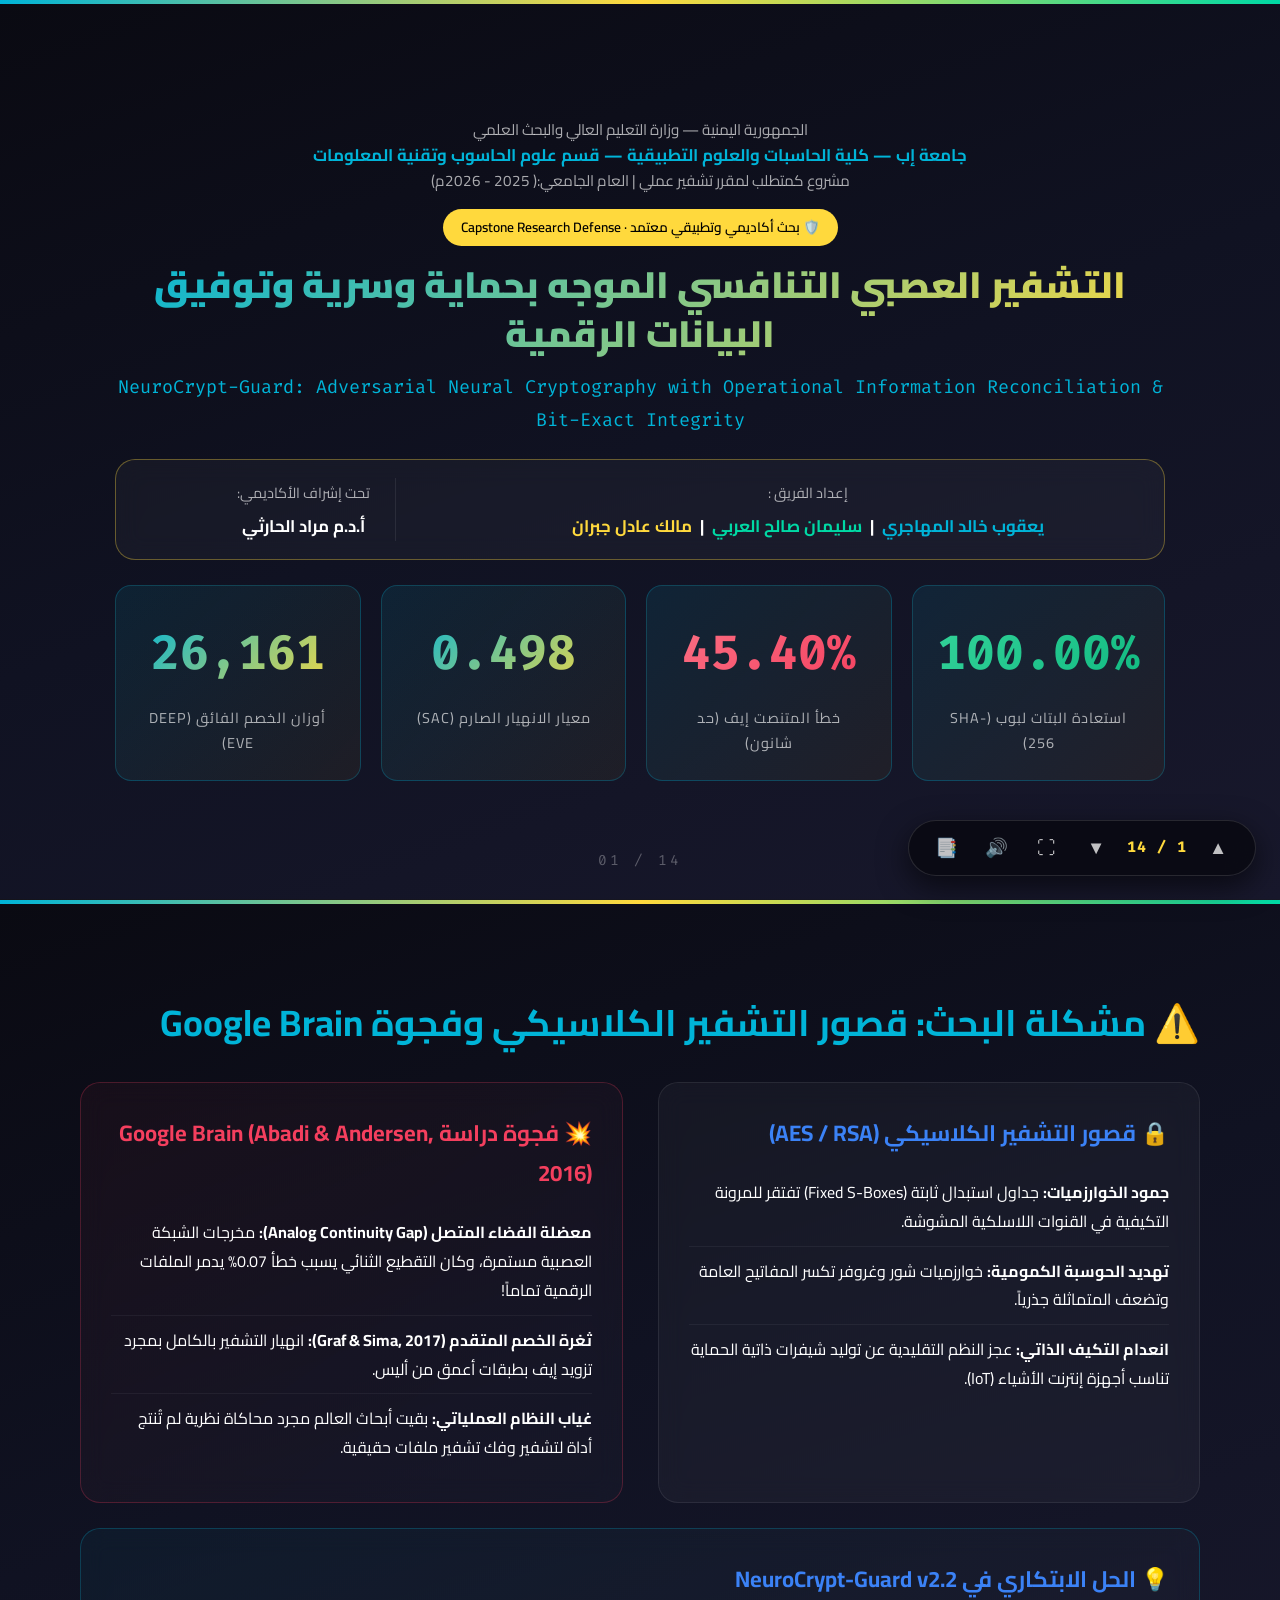
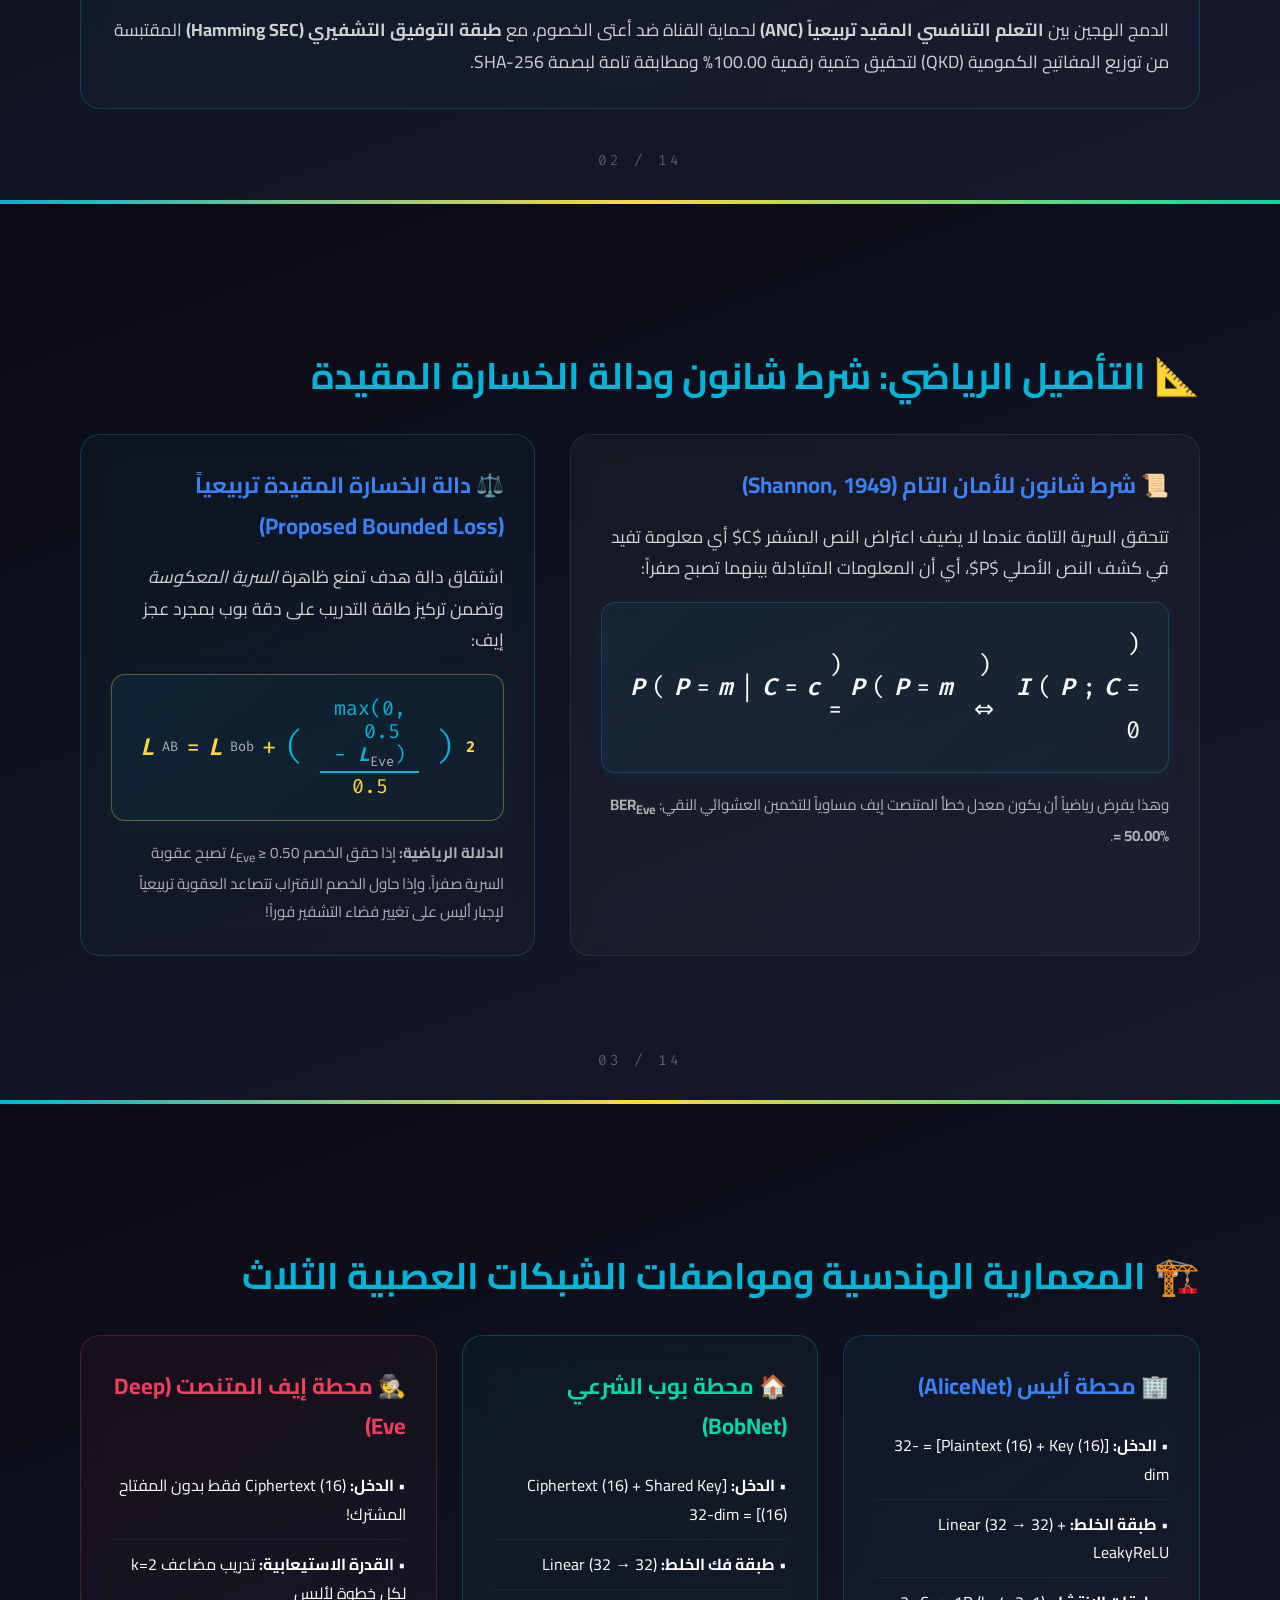
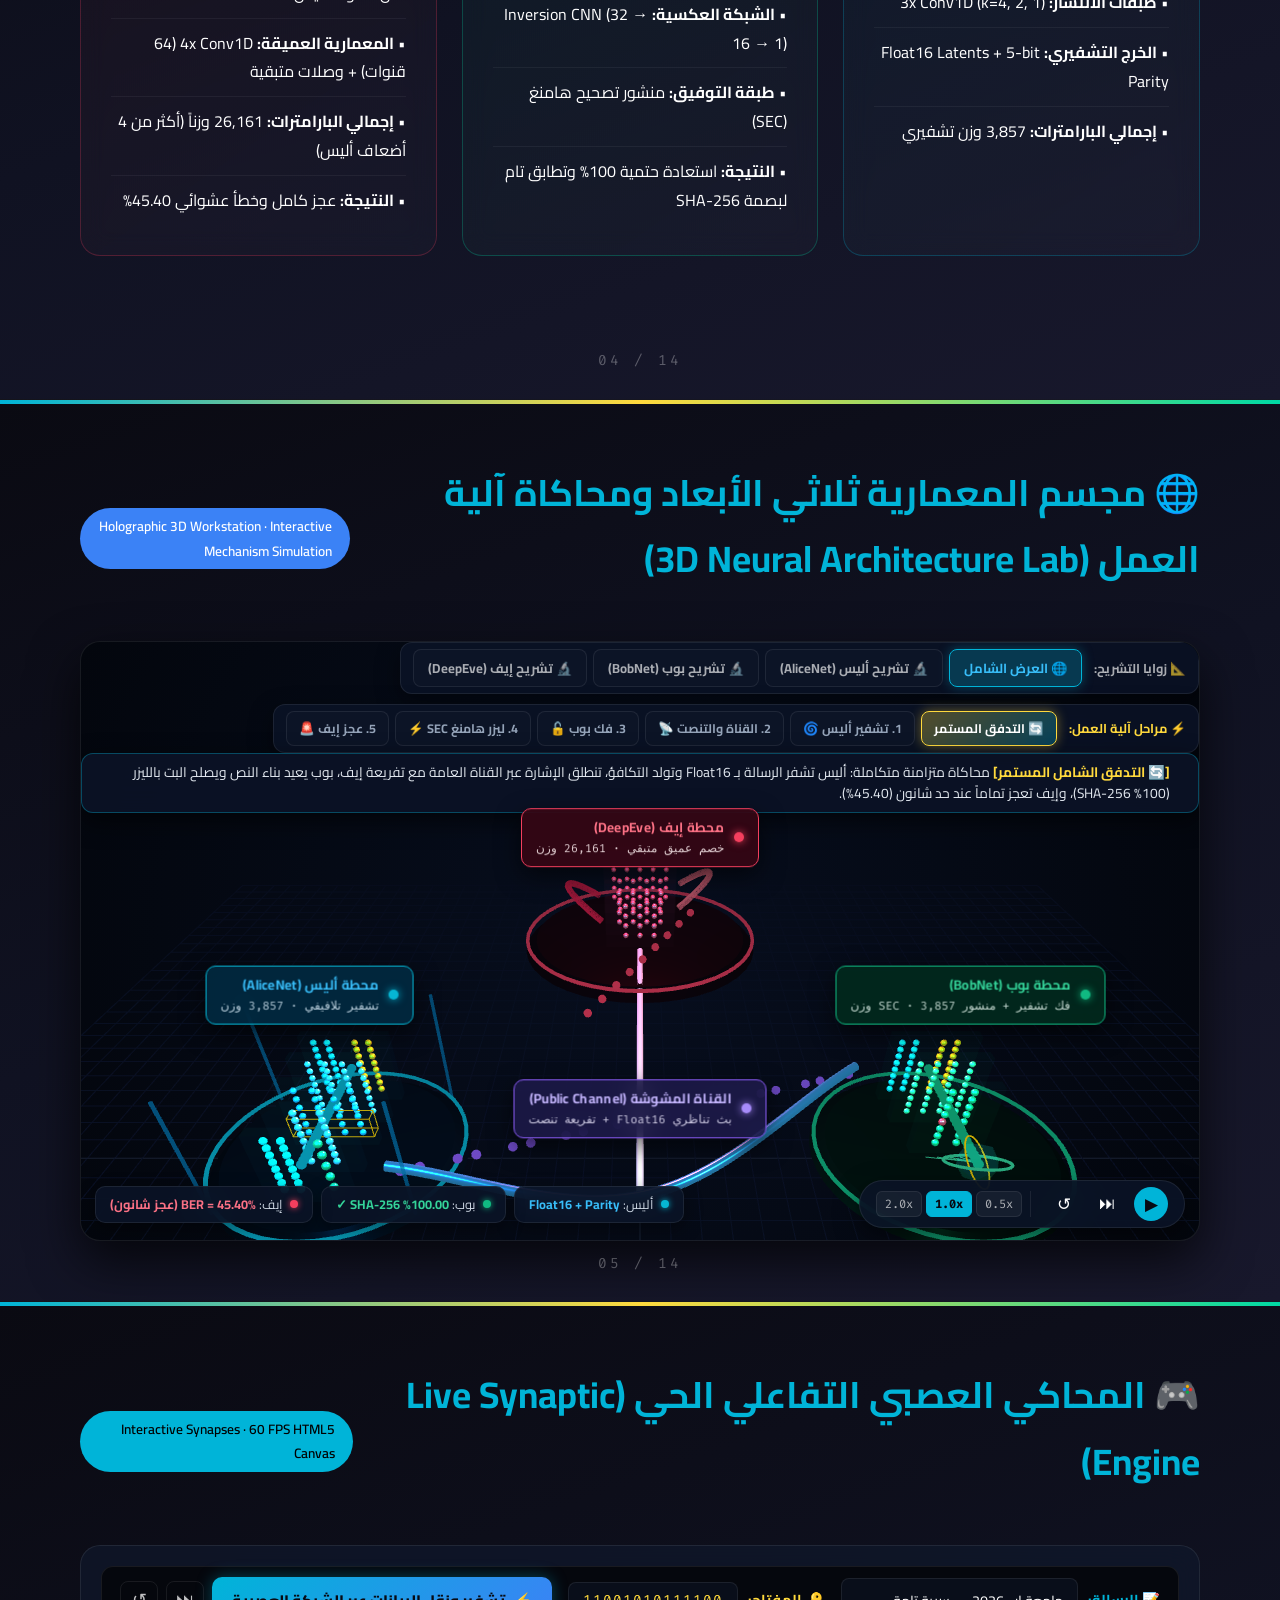
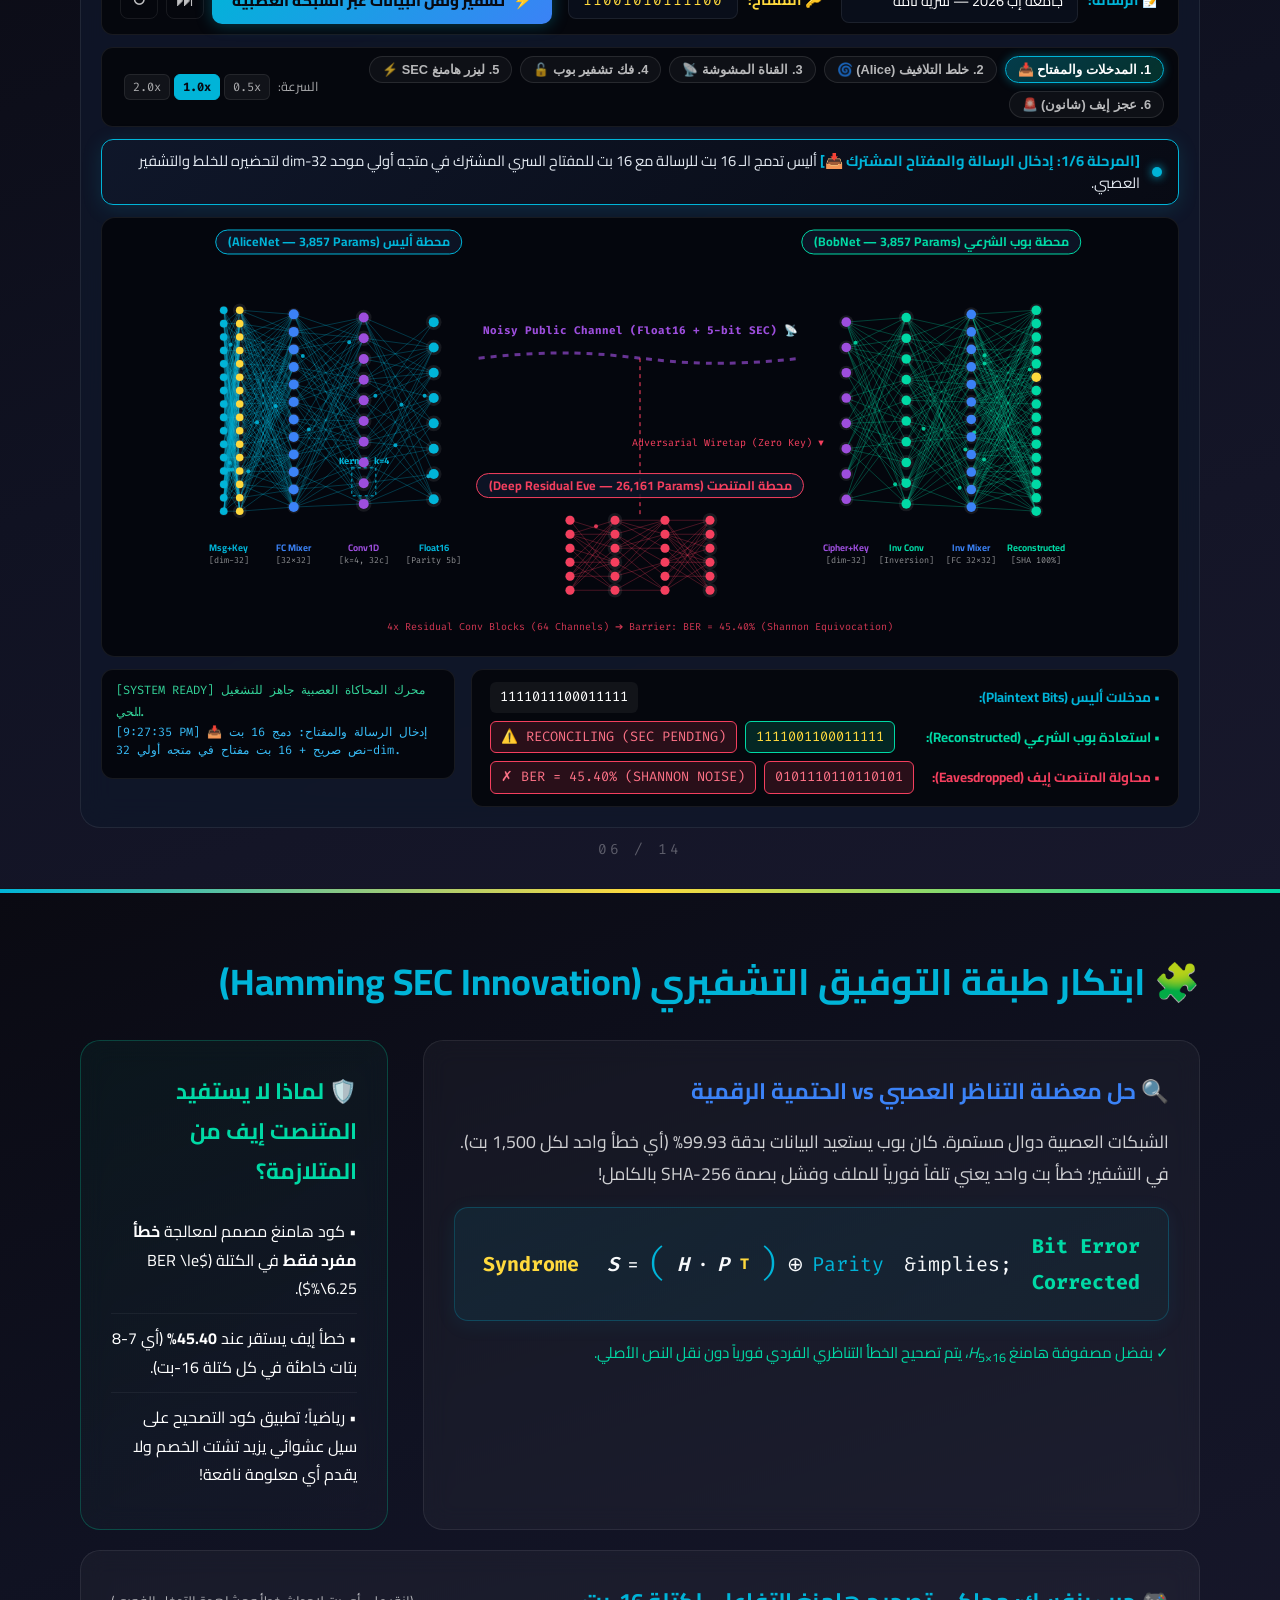
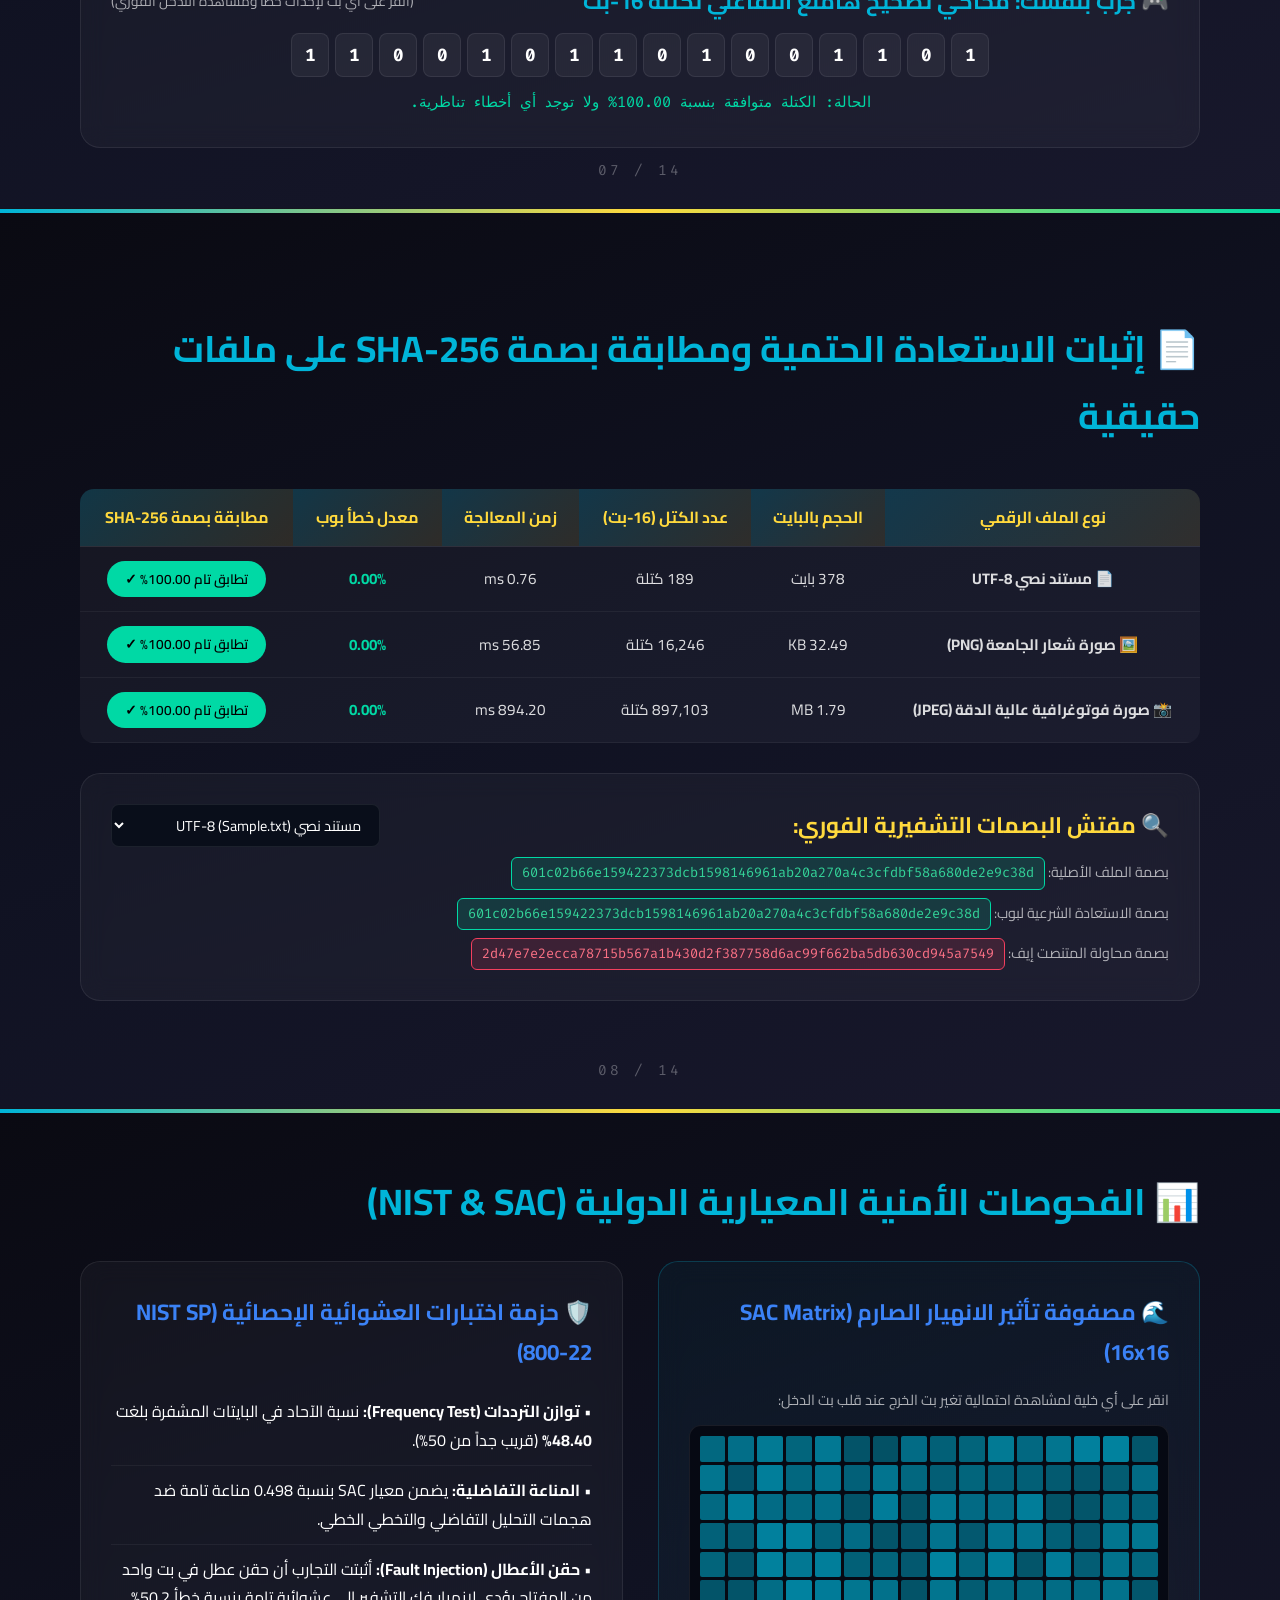
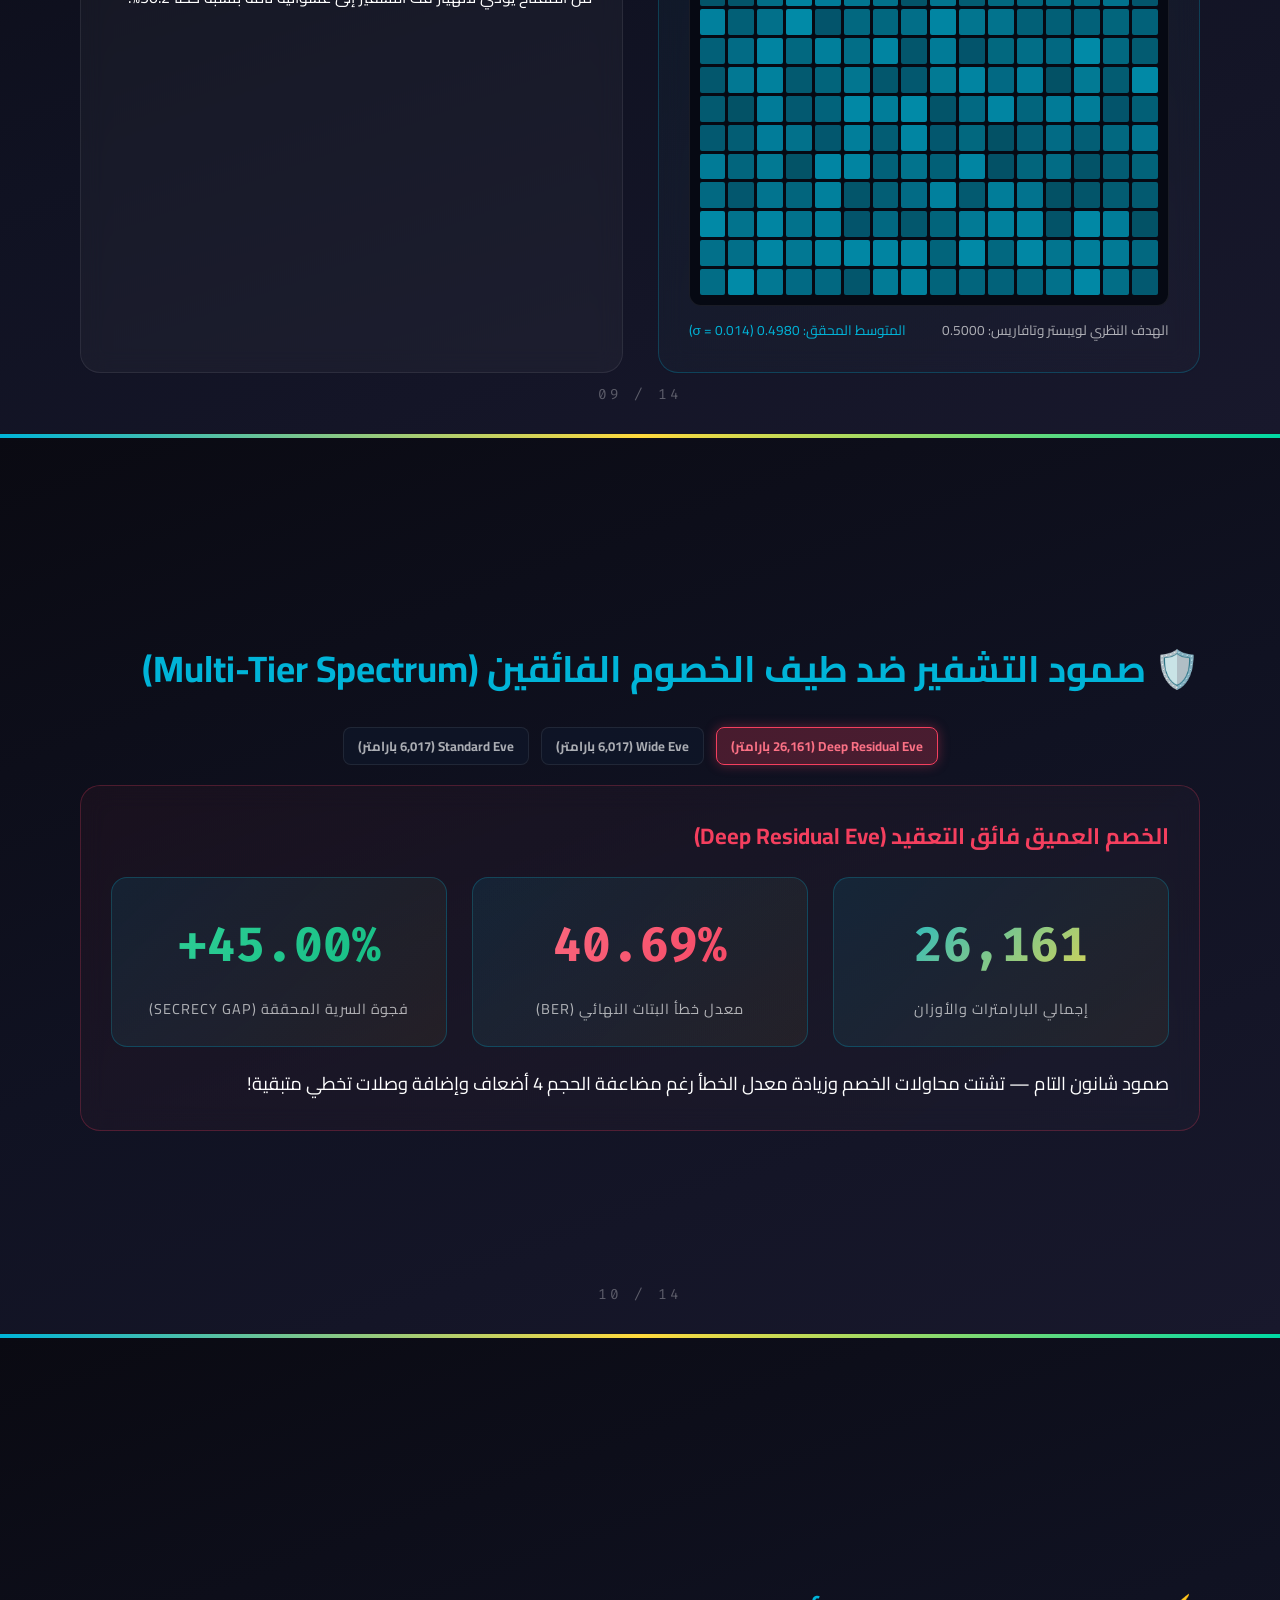
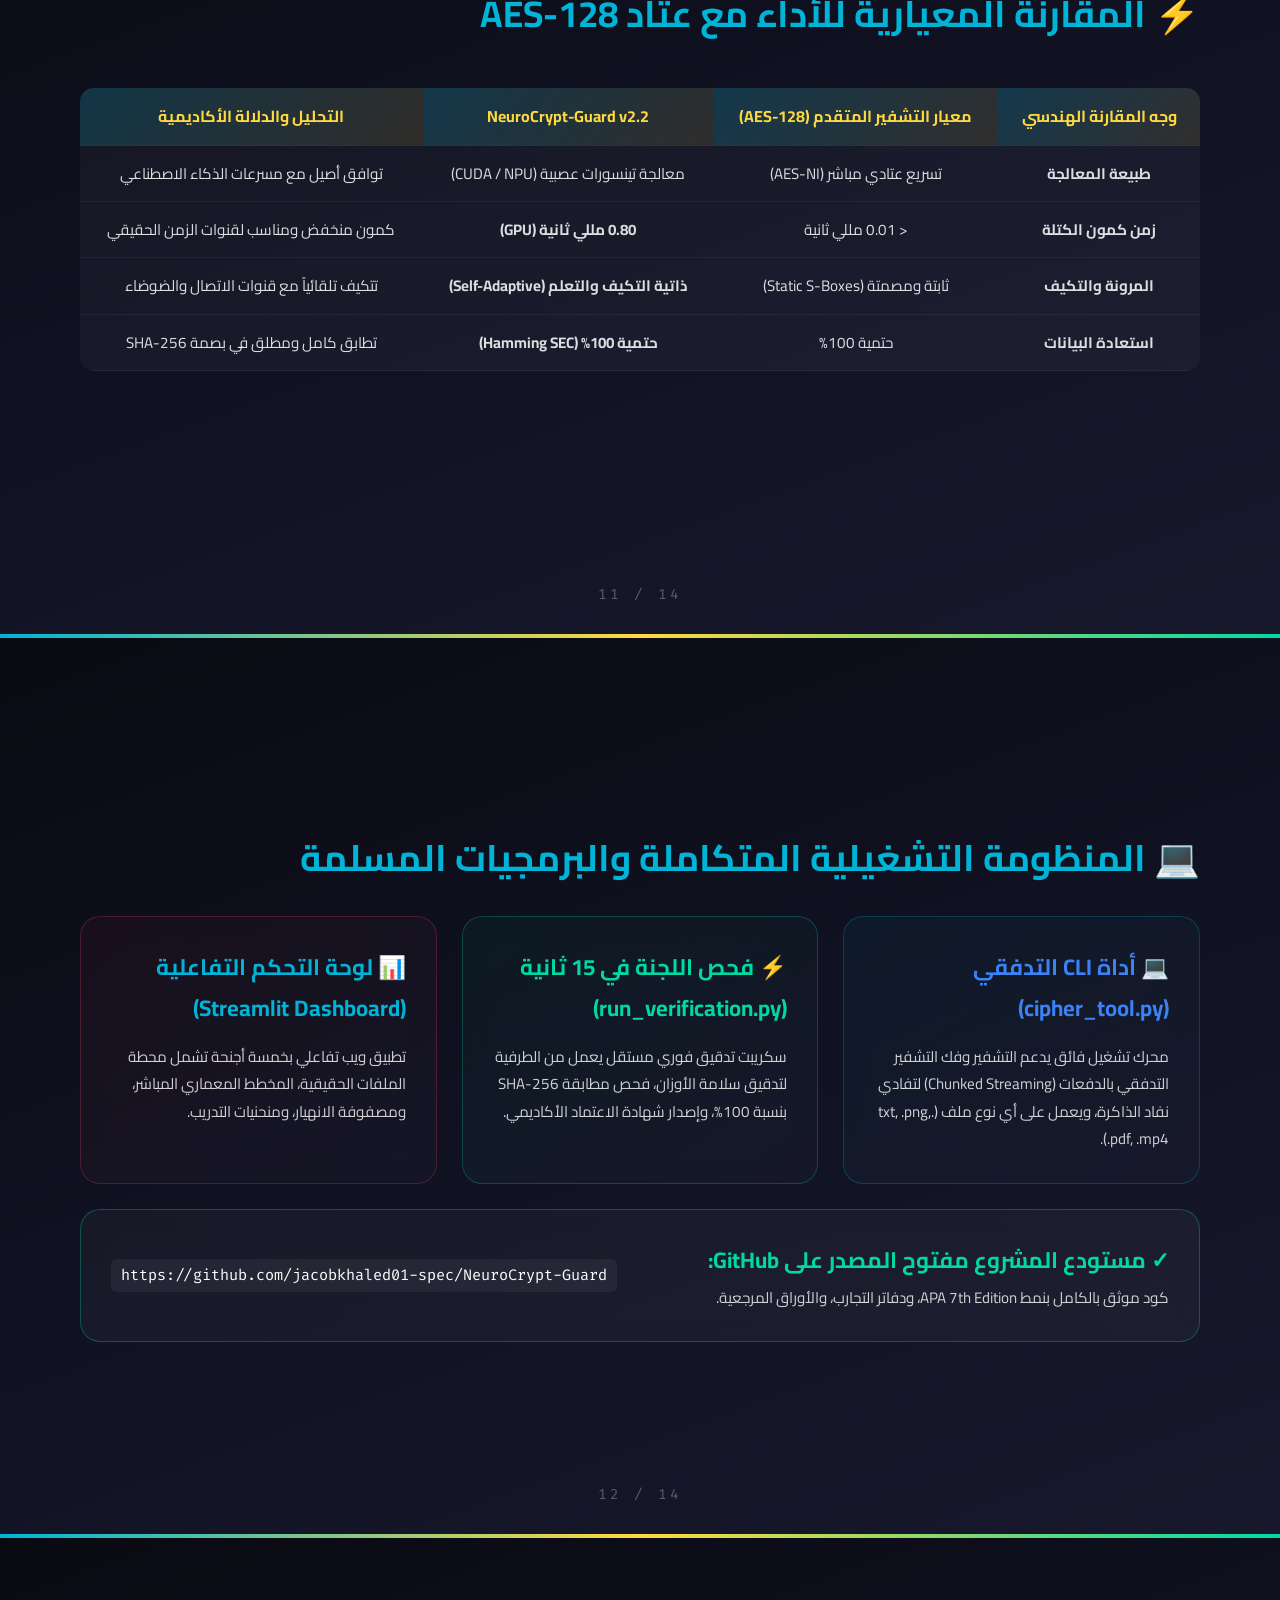
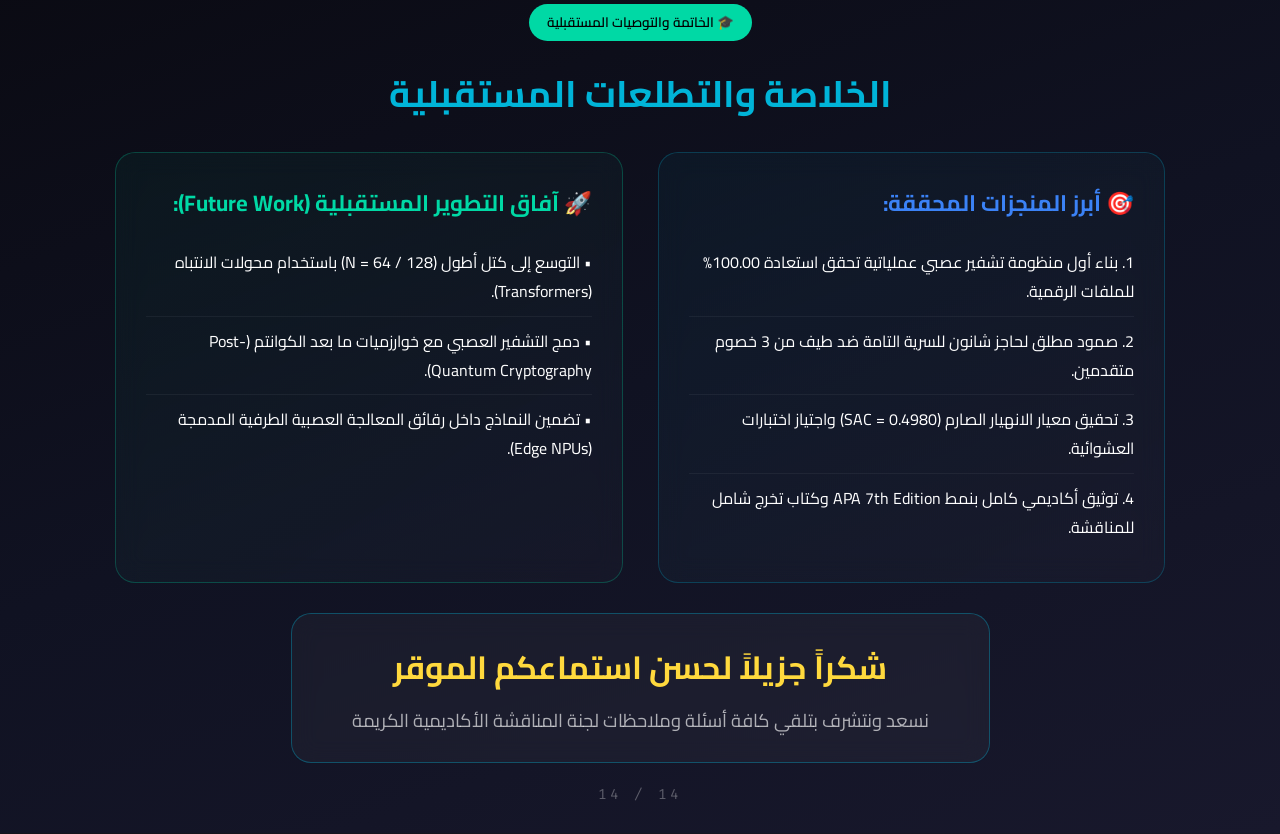
<file: presentation_web/index.html>
<!DOCTYPE html>
<html lang="ar" dir="rtl">

<head>
    <meta charset="UTF-8">
    <meta name="viewport" content="width=device-width, initial-scale=1.0">
    <title>NeuroCrypt-Guard v2.2 — العرض التقديمي </title>

    <link rel="icon"
        href="data:image/svg+xml,<svg xmlns='http://www.w3.org/2000/svg' viewBox='0 0 100 100'><text y='.9em' font-size='90'>🛡️</text></svg>">
    <link rel="stylesheet" href="css/style.css">
</head>

<body>

    <!-- Floating Interactive Navigation Dock (Dadanitic Style) -->
    <div class="nav-dock">
        <button class="nav-btn" onclick="PresentationApp.prevSlide()"
            title="الشريحة السابقة (السهم الأيمن / PageUp)">▲</button>
        <div id="navCounter" class="nav-counter">1 / 14</div>
        <button class="nav-btn" onclick="PresentationApp.nextSlide()"
            title="الشريحة التالية (السهم الأيسر / Space / PageDown)">▼</button>
        <button class="nav-btn" onclick="PresentationApp.toggleFullscreen()" title="ملء الشاشة (F)">⛶</button>
        <button class="nav-btn" id="btn-audio" onclick="PresentationApp.toggleAudio()"
            title="كتم / تشغيل الصوتيات (M)">🔊</button>
        <button class="nav-btn" onclick="PresentationApp.toggleDrawer()" title="فهرس ومصغرات الشرائح (O)">📑</button>
    </div>

    <!-- Quick Jump Drawer Modal -->
    <div class="drawer-modal" id="drawer-modal">
        <div class="drawer-header">
            <h2 style="color: var(--accent); font-size: 1.8rem;">📑 فهرس ومصغرات شرائح العرض الأكاديمي</h2>
            <button class="nav-btn"
                style="width: auto; padding: 6px 16px; border-radius: 10px; border: 1px solid var(--border-glass);"
                onclick="PresentationApp.closeAllModals()">✕ إغلاق</button>
        </div>
        <div class="drawer-grid">
            <div class="drawer-card active" onclick="PresentationApp.scrollToSlide(1)">
                <span style="font-weight: 700; color: var(--accent);">1. الغلاف والافتتاح</span>
                <small style="color: var(--text-muted);">هوية المشروع، الفريق، والإحصائيات الكلية</small>
            </div>
            <div class="drawer-card" onclick="PresentationApp.scrollToSlide(2)">
                <span style="font-weight: 700; color: var(--accent);">2. المشكلة والدافع الهندسي</span>
                <small style="color: var(--text-muted);">قصور التشفير الكلاسيكي وفجوة Google Brain</small>
            </div>
            <div class="drawer-card" onclick="PresentationApp.scrollToSlide(3)">
                <span style="font-weight: 700; color: var(--accent);">3. التأصيل الرياضي لشانون</span>
                <small style="color: var(--text-muted);">السرية التامة ودالة الخسارة المقيدة تربيعياً</small>
            </div>
            <div class="drawer-card" onclick="PresentationApp.scrollToSlide(4)">
                <span style="font-weight: 700; color: var(--accent);">4. المعمارية الهندسية الثلاثية</span>
                <small style="color: var(--text-muted);">AliceNet, BobNet, DeepResidualEve</small>
            </div>
            <div class="drawer-card" onclick="PresentationApp.scrollToSlide(5)"
                style="border-color: var(--accent); background: rgba(0, 180, 216, 0.08);">
                <span style="font-weight: 700; color: var(--gold);">5. 🌐 مجسم المعمارية 3D</span>
                <small style="color: var(--text-muted);">المجسم الهولوغرافي وتشريح الشبكات الثلاث</small>
            </div>
            <div class="drawer-card" onclick="PresentationApp.scrollToSlide(6)"
                style="border-color: var(--green); background: rgba(0, 217, 165, 0.08);">
                <span style="font-weight: 700; color: var(--green);">6. 🎮 المحاكي العصبي الحي</span>
                <small style="color: var(--text-muted);">خلايا متوهجة، نبضات مشبكية، وليزر هامنغ</small>
            </div>
            <div class="drawer-card" onclick="PresentationApp.scrollToSlide(7)">
                <span style="font-weight: 700; color: var(--accent);">7. ابتكار طبقة هامنغ SEC</span>
                <small style="color: var(--text-muted);">توفيق المعلومات وتصحيح الخطأ التناظري</small>
            </div>
            <div class="drawer-card" onclick="PresentationApp.scrollToSlide(8)">
                <span style="font-weight: 700; color: var(--accent);">8. مطابقة بصمة SHA-256</span>
                <small style="color: var(--text-muted);">استعادة حتمية 100% للملفات الرقمية</small>
            </div>
            <div class="drawer-card" onclick="PresentationApp.scrollToSlide(9)">
                <span style="font-weight: 700; color: var(--accent);">9. معايير NIST ومصفوفة SAC</span>
                <small style="color: var(--text-muted);">مصفوفة الانهيار 0.498 وفحوصات العشوائية</small>
            </div>
            <div class="drawer-card" onclick="PresentationApp.scrollToSlide(10)">
                <span style="font-weight: 700; color: var(--accent);">10. صمود طيف الخصوم Q1</span>
                <small style="color: var(--text-muted);">صمود التشفير ضد خصم عميق بـ 26K وزناً</small>
            </div>
            <div class="drawer-card" onclick="PresentationApp.scrollToSlide(11)">
                <span style="font-weight: 700; color: var(--accent);">11. المقارنة المعيارية مع AES</span>
                <small style="color: var(--text-muted);">الأداء، الكمون، والمرونة التكيفية</small>
            </div>
            <div class="drawer-card" onclick="PresentationApp.scrollToSlide(12)">
                <span style="font-weight: 700; color: var(--accent);">12. المنظومة التشغيلية</span>
                <small style="color: var(--text-muted);">أداة سطر الأوامر، فحص الـ 15 ثانية، والداشبورد</small>
            </div>
            <div class="drawer-card" onclick="PresentationApp.scrollToSlide(13)">
                <span style="font-weight: 700; color: var(--accent);">13. دليل أسئلة وأفخاخ اللجنة</span>
                <small style="color: var(--text-muted);">أهم الأسئلة المتوقعة والإجابات النموذجية</small>
            </div>
            <div class="drawer-card" onclick="PresentationApp.scrollToSlide(14)">
                <span style="font-weight: 700; color: var(--accent);">14. الخلاصة والتوصيات</span>
                <small style="color: var(--text-muted);">النتائج الختامية، ما بعد الكوانتم، والشكر</small>
            </div>
        </div>
    </div>

    <!-- ====================================================================
         SLIDE 1: TITLE & EXECUTIVE RESEARCH OVERVIEW
         ==================================================================== -->
    <section class="slide" id="slide-1"
        style="display: flex; flex-direction: column; justify-content: center; align-items: center; text-align: center;">
        <div style="margin-bottom: 16px; color: var(--text-muted); font-size: 0.95rem; line-height: 1.6;">
            <div>الجمهورية اليمنية — وزارة التعليم العالي والبحث العلمي</div>
            <div style="color: var(--accent); font-weight: 700; font-size: 1.05rem;">جامعة إب — كلية الحاسبات والعلوم
                التطبيقية

                — قسم علوم الحاسوب وتقنية المعلومات </div>
            <div>مشروع كمتطلب لمقرر تشفير عملي | العام الجامعي:( 2025 - 2026م)</div>
        </div>

        <span class="badge gold" style="margin-bottom: 14px;">🛡️ بحث أكاديمي وتطبيقي معتمد · Capstone Research
            Defense</span>
        <h1 style="font-size: 2.3rem; max-width: 1100px; line-height: 1.35; margin-bottom: 12px; color: #fff;">
            التشفير العصبي التنافسي الموجه بحماية وسرية وتوفيق البيانات الرقمية
        </h1>
        <p
            style="font-size: 1.15rem; font-family: 'Fira Code', monospace; max-width: 1050px; margin-bottom: 22px; color: var(--accent); direction: ltr;">
            NeuroCrypt-Guard: Adversarial Neural Cryptography with Operational Information Reconciliation & Bit-Exact
            Integrity
        </p>

        <div class="card"
            style="margin-bottom: 25px; padding: 18px 40px; border-color: rgba(255, 217, 61, 0.35); max-width: 1050px; width: 100%;">
            <div style="display: flex; justify-content: space-around; align-items: center; flex-wrap: wrap; gap: 15px;">
                <div>
                    <span style="color: var(--text-muted); font-size: 0.9rem;">إعداد الفريق :</span>
                    <div style="font-size: 1.05rem; font-weight: 700; margin-top: 4px;">
                        <span style="color: var(--accent);">يعقوب خالد المهاجري</span> &nbsp;|&nbsp;
                        <span style="color: var(--green);">سليمان صالح العربي</span> &nbsp;|&nbsp;
                        <span style="color: var(--gold);">مالك عادل جبران</span>
                    </div>
                </div>
                <div style="border-right: 1px solid var(--border-glass); padding-right: 25px;">
                    <span style="color: var(--text-muted); font-size: 0.9rem;">تحت إشراف الأكاديمي:</span>
                    <div style="font-size: 1.05rem; font-weight: 700; margin-top: 4px; color: #fff;">
                        <span>أ.د.م مراد الحارثي</span>
                    </div>
                </div>
            </div>
        </div>

        <div class="grid-4" style="max-width: 1050px; width: 100%;">
            <div class="metric">
                <div class="metric-value green">100.00%</div>
                <div class="metric-label">استعادة البتات لبوب (SHA-256)</div>
            </div>
            <div class="metric">
                <div class="metric-value red">45.40%</div>
                <div class="metric-label">خطأ المتنصت إيف (حد شانون)</div>
            </div>
            <div class="metric">
                <div class="metric-value">0.498</div>
                <div class="metric-label">معيار الانهيار الصارم (SAC)</div>
            </div>
            <div class="metric">
                <div class="metric-value">26,161</div>
                <div class="metric-label">أوزان الخصم الفائق (Deep Eve)</div>
            </div>
        </div>

        <div class="slide-number">01 / 14</div>
    </section>

    <!-- ====================================================================
         SLIDE 2: RESEARCH PROBLEM & GOOGLE BRAIN GAP
         ==================================================================== -->
    <section class="slide" id="slide-2">
        <h2>⚠️ مشكلة البحث: قصور التشفير الكلاسيكي وفجوة Google Brain</h2>
        <div class="grid-2">
            <div class="card">
                <h3>🔒 قصور التشفير الكلاسيكي (AES / RSA)</h3>
                <ul style="margin-top: 10px;">
                    <li><strong>جمود الخوارزميات:</strong> جداول استبدال ثابتة (Fixed S-Boxes) تفتقر للمرونة التكيفية في
                        القنوات اللاسلكية المشوشة.</li>
                    <li><strong>تهديد الحوسبة الكمومية:</strong> خوارزميات شور وغروفر تكسر المفاتيح العامة وتضعف
                        المتماثلة جذرياً.</li>
                    <li><strong>انعدام التكيف الذاتي:</strong> عجز النظم التقليدية عن توليد شيفرات ذاتية الحماية تناسب
                        أجهزة إنترنت الأشياء (IoT).</li>
                </ul>
            </div>

            <div class="card eve-tint">
                <h3 style="color: var(--red);">💥 فجوة دراسة Google Brain (Abadi & Andersen, 2016)</h3>
                <ul style="margin-top: 10px;">
                    <li><strong>معضلة الفضاء المتصل (Analog Continuity Gap):</strong> مخرجات الشبكة العصبية مستمرة، وكان
                        التقطيع الثنائي يسبب خطأ 0.07% يدمر الملفات الرقمية تماماً!</li>
                    <li><strong>ثغرة الخصم المتقدم (Graf & Sima, 2017):</strong> انهيار التشفير بالكامل بمجرد تزويد إيف
                        بطبقات أعمق من أليس.</li>
                    <li><strong>غياب النظام العملياتي:</strong> بقيت أبحاث العالم مجرد محاكاة نظرية لم تُنتج أداة لتشفير
                        وفك تشفير ملفات حقيقية.</li>
                </ul>
            </div>
        </div>

        <div class="card alice-tint" style="margin-top: 25px;">
            <h3>💡 الحل الابتكاري في NeuroCrypt-Guard v2.2</h3>
            <p>
                الدمج الهجين بين <strong>التعلم التنافسي المقيد تربيعياً (ANC)</strong> لحماية القناة ضد أعتى الخصوم، مع
                <strong>طبقة التوفيق التشفيري (Hamming SEC)</strong> المقتبسة من توزيع المفاتيح الكمومية (QKD) لتحقيق
                حتمية رقمية 100.00% ومطابقة تامة لبصمة SHA-256.
            </p>
        </div>

        <div class="slide-number">02 / 14</div>
    </section>

    <!-- ====================================================================
         SLIDE 3: MATHEMATICAL DERIVATION & SHANNON'S SECRECY
         ==================================================================== -->
    <section class="slide" id="slide-3">
        <h2>📐 التأصيل الرياضي: شرط شانون ودالة الخسارة المقيدة</h2>
        <div class="grid-2">
            <div class="card">
                <h3>📜 شرط شانون للأمان التام (Shannon, 1949)</h3>
                <p>
                    تتحقق السرية التامة عندما لا يضيف اعتراض النص المشفر $C$ أي معلومة تفيد في كشف النص الأصلي $P$، أي
                    أن المعلومات المتبادلة بينهما تصبح صفراً:
                </p>
                <div class="equation">
                    <span class="math-var">P</span>(<span class="math-var">P</span> = <span class="math-var">m</span> |
                    <span class="math-var">C</span> = <span class="math-var">c</span>) = <span
                        class="math-var">P</span>(<span class="math-var">P</span> = <span class="math-var">m</span>)
                    &nbsp;&hArr;&nbsp; <span class="math-var">I</span>(<span class="math-var">P</span>; <span
                        class="math-var">C</span>) = 0
                </div>
                <p style="font-size: 0.95rem; color: var(--text-muted);">
                    وهذا يفرض رياضياً أن يكون معدل خطأ المتنصت إيف مساوياً للتخمين العشوائي النقي:
                    <strong>BER<sub>Eve</sub> = 50.00%</strong>.
                </p>
            </div>

            <div class="card alice-tint">
                <h3>⚖️ دالة الخسارة المقيدة تربيعياً (Proposed Bounded Loss)</h3>
                <p>
                    اشتقاق دالة هدف تمنع ظاهرة <em>السرية المعكوسة</em> وتضمن تركيز طاقة التدريب على دقة بوب بمجرد عجز
                    إيف:
                </p>
                <div class="equation" style="color: var(--gold); border-color: rgba(255, 217, 61, 0.35);">
                    <span class="math-var">L</span><span class="math-sub">AB</span> = <span
                        class="math-var">L</span><span class="math-sub">Bob</span> +
                    <span class="math-paren">(</span>
                    <span class="math-frac">
                        <span class="math-num">max(0, &nbsp; 0.5 &minus; <span class="math-var">L</span><span
                                class="math-sub">Eve</span>)</span>
                        <span class="math-den">0.5</span>
                    </span>
                    <span class="math-paren">)</span><span class="math-sup">2</span>
                </div>
                <p style="font-size: 0.95rem; color: var(--text-muted);">
                    <strong>الدلالة الرياضية:</strong> إذا حقق الخصم <i>L</i><sub>Eve</sub> &ge; 0.50 تصبح عقوبة السرية
                    صفراً. وإذا حاول الخصم الاقتراب تتصاعد العقوبة تربيعياً لإجبار أليس على تغيير فضاء التشفير فوراً!
                </p>
            </div>
        </div>

        <div class="slide-number">03 / 14</div>
    </section>

    <!-- ====================================================================
         SLIDE 4: TRI-PARTY NEURAL ARCHITECTURE
         ==================================================================== -->
    <section class="slide" id="slide-4">
        <h2>🏗️ المعمارية الهندسية ومواصفات الشبكات العصبية الثلاث</h2>
        <div class="grid-3">
            <div class="card alice-tint">
                <h3>🏢 محطة أليس (AliceNet)</h3>
                <ul>
                    <li>• <strong>الدخل:</strong> [Plaintext (16) + Key (16)] = 32-dim</li>
                    <li>• <strong>طبقة الخلط:</strong> Linear (32 &rarr; 32) + LeakyReLU</li>
                    <li>• <strong>طبقات الانتشار:</strong> 3x Conv1D (k=4, 2, 1)</li>
                    <li>• <strong>الخرج التشفيري:</strong> Float16 Latents + 5-bit Parity</li>
                    <li>• <strong>إجمالي البارامترات:</strong> 3,857 وزن تشفيري</li>
                </ul>
            </div>

            <div class="card bob-tint">
                <h3 style="color: var(--green);">🏠 محطة بوب الشرعي (BobNet)</h3>
                <ul>
                    <li>• <strong>الدخل:</strong> [Ciphertext (16) + Shared Key (16)] = 32-dim</li>
                    <li>• <strong>طبقة فك الخلط:</strong> Linear (32 &rarr; 32)</li>
                    <li>• <strong>الشبكة العكسية:</strong> Inversion CNN (32 &rarr; 16 &rarr; 1)</li>
                    <li>• <strong>طبقة التوفيق:</strong> منشور تصحيح هامنغ (SEC)</li>
                    <li>• <strong>النتيجة:</strong> استعادة حتمية 100% وتطابق تام لبصمة SHA-256</li>
                </ul>
            </div>

            <div class="card eve-tint">
                <h3 style="color: var(--red);">🕵️ محطة إيف المتنصت (Deep Eve)</h3>
                <ul>
                    <li>• <strong>الدخل:</strong> Ciphertext (16) فقط بدون المفتاح المشترك!</li>
                    <li>• <strong>القدرة الاستيعابية:</strong> تدريب مضاعف k=2 لكل خطوة لأليس</li>
                    <li>• <strong>المعمارية العميقة:</strong> 4x Conv1D (64 قنوات) + وصلات متبقية</li>
                    <li>• <strong>إجمالي البارامترات:</strong> 26,161 وزناً (أكثر من 4 أضعاف أليس)</li>
                    <li>• <strong>النتيجة:</strong> عجز كامل وخطأ عشوائي 45.40%</li>
                </ul>
            </div>
        </div>

        <div class="slide-number">04 / 14</div>
    </section>

    <!-- ====================================================================
         SLIDE 5: 3D HOLOGRAPHIC ARCHITECTURE WORKSTATION & MECHANISM SIMULATION
         المجسم ثلاثي الأبعاد والتشريح الهولوغرافي ومحاكاة آلية العمل
         ==================================================================== -->
    <section class="slide" id="slide-5">
        <div style="display: flex; justify-content: space-between; align-items: center; margin-bottom: 12px;">
            <h2>🌐 مجسم المعمارية ثلاثي الأبعاد ومحاكاة آلية العمل (3D Neural Architecture Lab)</h2>
            <span class="badge blue">Holographic 3D Workstation · Interactive Mechanism Simulation</span>
        </div>

        <div class="lab-container-card">
            <!-- Top Controls Bar: View Modes & Mechanism Stepper -->
            <div class="lab-top-panel">
                <div class="lab-mode-group">
                    <span style="color: var(--text-muted); font-size: 0.8rem; font-weight: 700; margin-left: 6px;">📐
                        زوايا التشريح:</span>
                    <button class="btn-lab-mode active" id="btn-mode-overview"
                        onclick="Neural3D.setViewMode('overview')">
                        🌐 العرض الشامل
                    </button>
                    <button class="btn-lab-mode" id="btn-mode-alice" onclick="Neural3D.setViewMode('alice')">
                        🔬 تشريح أليس (AliceNet)
                    </button>
                    <button class="btn-lab-mode bob" id="btn-mode-bob" onclick="Neural3D.setViewMode('bob')">
                        🔬 تشريح بوب (BobNet)
                    </button>
                    <button class="btn-lab-mode eve" id="btn-mode-eve" onclick="Neural3D.setViewMode('eve')">
                        🔬 تشريح إيف (DeepEve)
                    </button>
                </div>

                <div class="lab-mechanism-stepper">
                    <span style="color: var(--gold); font-size: 0.8rem; font-weight: 700; margin-left: 6px;">⚡ مراحل
                        آلية العمل:</span>
                    <button class="lab-stage-pill active" id="lab-stage-0" onclick="Neural3D.jumpToMechanismStage(0)">🔄
                        التدفق المستمر</button>
                    <button class="lab-stage-pill" id="lab-stage-1" onclick="Neural3D.jumpToMechanismStage(1)">1. تشفير
                        أليس 🌀</button>
                    <button class="lab-stage-pill" id="lab-stage-2" onclick="Neural3D.jumpToMechanismStage(2)">2. القناة
                        والتنصت 📡</button>
                    <button class="lab-stage-pill" id="lab-stage-3" onclick="Neural3D.jumpToMechanismStage(3)">3. فك بوب
                        🔓</button>
                    <button class="lab-stage-pill" id="lab-stage-4" onclick="Neural3D.jumpToMechanismStage(4)">4. ليزر
                        هامنغ SEC ⚡</button>
                    <button class="lab-stage-pill" id="lab-stage-5" onclick="Neural3D.jumpToMechanismStage(5)">5. عجز
                        إيف 🚨</button>
                </div>
            </div>

            <!-- Synchronous Academic Explanation HUD Banner -->
            <div class="lab-explanation-banner" id="lab-live-explanation-banner">
                <div class="pulse-dot"></div>
                <div id="lab-banner-text" style="flex: 1;">
                    <strong style="color: var(--accent);">[محاكاة آلية عمل المعمارية]</strong> محاكاة تفاعلية ثلاثية
                    الأبعاد: انطلاق تينسورات النص والمفتاح عبر أليس، البث عبر القناة العامة، فك التشفير الشرعي لبوب،
                    وتصحيح البت بالليزر الهولوغرافي مع صمود شانون ضد إيف.
                </div>
            </div>

            <!-- Canvas Container with 3D Holographic Station Badges -->
            <div id="three-canvas-container">
                <!-- Floating Station Badges (Updated via 3D Projector) -->
                <div class="station-3d-badge alice-badge" id="badge-alice">
                    <span class="badge-dot"></span>
                    <div class="badge-content">
                        <strong>محطة أليس (AliceNet)</strong>
                        <small>تشفير تلافيفي · 3,857 وزن</small>
                    </div>
                </div>

                <div class="station-3d-badge bob-badge" id="badge-bob">
                    <span class="badge-dot"></span>
                    <div class="badge-content">
                        <strong>محطة بوب (BobNet)</strong>
                        <small>فك تشفير + منشور SEC · 3,857 وزن</small>
                    </div>
                </div>

                <div class="station-3d-badge eve-badge" id="badge-eve">
                    <span class="badge-dot"></span>
                    <div class="badge-content">
                        <strong>محطة إيف (DeepEve)</strong>
                        <small>خصم عميق متبقي · 26,161 وزن</small>
                    </div>
                </div>

                <div class="station-3d-badge channel-badge" id="badge-channel">
                    <span class="badge-dot"></span>
                    <div class="badge-content">
                        <strong>القناة المشوشة (Public Channel)</strong>
                        <small>بث تناظري Float16 + تفريعة تنصت</small>
                    </div>
                </div>
            </div>

            <!-- Bottom Control & Telemetry Bar -->
            <div class="lab-bottom-bar">
                <div class="lab-sim-controls">
                    <button class="sim-btn play-btn" id="btn-lab-play" onclick="Neural3D.toggleSimulation()"
                        title="تشغيل / إيقاف التدفق">▶</button>
                    <button class="sim-btn" id="btn-lab-step" onclick="Neural3D.stepMechanismStage()"
                        title="المرحلة التالية">⏭</button>
                    <button class="sim-btn" id="btn-lab-reset" onclick="Neural3D.resetSimulation()"
                        title="إعادة ضبط">↺</button>
                    <div class="lab-speed-group">
                        <button class="sim-speed-btn" id="lab-speed-05"
                            onclick="Neural3D.setSimSpeed(0.5)">0.5x</button>
                        <button class="sim-speed-btn active" id="lab-speed-10"
                            onclick="Neural3D.setSimSpeed(1.0)">1.0x</button>
                        <button class="sim-speed-btn" id="lab-speed-20"
                            onclick="Neural3D.setSimSpeed(2.0)">2.0x</button>
                    </div>
                </div>

                <div class="lab-telemetry-hud">
                    <div class="telemetry-chip">
                        <span class="dot-indicator cyan"></span>
                        <span>أليس: <b style="color: #38bdf8;" id="tel-alice-val">Float16 + Parity</b></span>
                    </div>
                    <div class="telemetry-chip">
                        <span class="dot-indicator green"></span>
                        <span>بوب: <b style="color: #34d399;" id="tel-bob-val">100.00% SHA-256 ✓</b></span>
                    </div>
                    <div class="telemetry-chip">
                        <span class="dot-indicator red"></span>
                        <span>إيف: <b style="color: #fb7185;" id="tel-eve-val">BER = 45.40% (عجز شانون)</b></span>
                    </div>
                </div>
            </div>

            <!-- Layer Inspector Card -->
            <div class="layer-inspector-card" id="layer-inspector">
                <div
                    style="display: flex; justify-content: space-between; align-items: center; border-bottom: 1px solid var(--border-glass); padding-bottom: 6px; margin-bottom: 8px;">
                    <span style="font-weight: 700; color: var(--accent); font-size: 0.95rem;" id="insp-title">بيانات
                        الطبقة العصبية</span>
                    <button style="background: transparent; border: none; color: var(--text-muted); cursor: pointer;"
                        onclick="document.getElementById('layer-inspector').style.display='none'">✕</button>
                </div>
                <div style="display: flex; flex-direction: column; gap: 6px; font-size: 0.82rem;">
                    <div><strong style="color: var(--text-muted);">الأبعاد:</strong> <span id="insp-shape"
                            style="color: var(--accent); font-family: 'Fira Code', monospace;"></span></div>
                    <div><strong style="color: var(--text-muted);">البارامترات:</strong> <span id="insp-params"
                            style="color: var(--gold);"></span></div>
                    <div><strong style="color: var(--text-muted);">الدالة:</strong> <span id="insp-func"
                            style="color: var(--green); font-family: 'Fira Code', monospace;"></span></div>
                    <div style="margin-top: 4px; padding-top: 6px; border-top: 1px solid var(--border-glass);">
                        <strong style="color: var(--text-muted);">الوظيفة التشفيرية:</strong>
                        <p id="insp-role" style="color: #e2e8f0; margin-top: 2px; font-size: 0.8rem;"></p>
                    </div>
                </div>
            </div>
        </div>

        <div class="slide-number">05 / 14</div>
    </section>

    <!-- ====================================================================
         SLIDE 6: LIVE SYNAPTIC NEURAL SIMULATOR
         المحاكي العصبي التفاعلي الحي
         ==================================================================== -->
    <section class="slide" id="slide-6">
        <div style="display: flex; justify-content: space-between; align-items: center; margin-bottom: 10px;">
            <h2>🎮 المحاكي العصبي التفاعلي الحي (Live Synaptic Engine)</h2>
            <span class="badge orange">Interactive Synapses · 60 FPS HTML5 Canvas</span>
        </div>

        <div class="sim-container-card">
            <!-- Command Inputs -->
            <div class="sim-command-bar">
                <div style="display: flex; align-items: center; gap: 10px; flex: 1;">
                    <span style="font-weight: 700; color: var(--accent); font-size: 0.9rem;">📝 الرسالة:</span>
                    <input type="text" id="sim-text-input" class="sim-input-box" value="جامعة إب 2026 — سرية تامة"
                        style="flex: 1;">

                    <span style="font-weight: 700; color: var(--gold); font-size: 0.9rem; margin-right: 8px;">🔑
                        المفتاح:</span>
                    <input type="text" id="sim-key-input" class="sim-input-box key-input" value="1100101011110000"
                        maxlength="16">
                </div>

                <div style="display: flex; align-items: center; gap: 8px;">
                    <button class="btn-neon-action" id="sim-play-trigger"
                        onclick="if(window.NeuralSimulator) NeuralSimulator.startSimulation()">
                        <span>⚡</span> تشفير ونقل البيانات عبر الشبكة العصبية
                    </button>
                    <button class="nav-btn" style="border: 1px solid var(--border-glass); border-radius: 8px;"
                        id="sim-step-trigger" onclick="if(window.NeuralSimulator) NeuralSimulator.stepForward()"
                        title="خطوة واحدة">⏭</button>
                    <button class="nav-btn" style="border: 1px solid var(--border-glass); border-radius: 8px;"
                        id="sim-reset-trigger"
                        onclick="if(window.NeuralSimulator) NeuralSimulator.resetSimulationState()"
                        title="إعادة ضبط">↺</button>
                </div>
            </div>

            <!-- Interactive Stage Stepper & Speed Bar -->
            <div class="sim-stage-breadcrumb">
                <div class="stage-pills-list">
                    <button class="stage-step-pill active" id="stage-pill-1"
                        onclick="if(window.NeuralSimulator) NeuralSimulator.jumpToStage(1)">1. المدخلات والمفتاح
                        📥</button>
                    <button class="stage-step-pill" id="stage-pill-2"
                        onclick="if(window.NeuralSimulator) NeuralSimulator.jumpToStage(2)">2. خلط التلافيف (Alice)
                        🌀</button>
                    <button class="stage-step-pill" id="stage-pill-3"
                        onclick="if(window.NeuralSimulator) NeuralSimulator.jumpToStage(3)">3. القناة المشوشة
                        📡</button>
                    <button class="stage-step-pill" id="stage-pill-4"
                        onclick="if(window.NeuralSimulator) NeuralSimulator.jumpToStage(4)">4. فك تشفير بوب 🔓</button>
                    <button class="stage-step-pill" id="stage-pill-5"
                        onclick="if(window.NeuralSimulator) NeuralSimulator.jumpToStage(5)">5. ليزر هامنغ SEC ⚡</button>
                    <button class="stage-step-pill" id="stage-pill-6"
                        onclick="if(window.NeuralSimulator) NeuralSimulator.jumpToStage(6)">6. عجز إيف (شانون)
                        🚨</button>
                </div>
                <div class="sim-speed-controls">
                    <span style="font-size: 0.8rem; color: var(--text-muted); margin-left: 4px;">السرعة:</span>
                    <button class="sim-speed-btn" id="speed-btn-05"
                        onclick="if(window.NeuralSimulator) NeuralSimulator.setSpeed(0.4)">0.5x</button>
                    <button class="sim-speed-btn active" id="speed-btn-1"
                        onclick="if(window.NeuralSimulator) NeuralSimulator.setSpeed(1.0)">1.0x</button>
                    <button class="sim-speed-btn" id="speed-btn-2"
                        onclick="if(window.NeuralSimulator) NeuralSimulator.setSpeed(2.2)">2.0x</button>
                </div>
            </div>

            <!-- Synchronous Academic Explanation HUD Banner -->
            <div class="sim-explanation-banner" id="sim-live-explanation-banner">
                <div class="pulse-dot"></div>
                <div id="sim-banner-text" style="flex: 1;">
                    <strong style="color: var(--accent);">[المرحلة 1: دمج الرسالة والمفتاح]</strong> دمج 16 بت نص صريح
                    مع 16 بت مفتاح سري مشترك في متجه أولي موحد 32-dim لتحضيره للخلط العصبي.
                </div>
            </div>

            <!-- Canvas Viewport -->
            <div class="sim-canvas-wrap" id="sim-canvas-wrap">
                <div id="sim-node-tooltip" class="sim-node-tooltip"></div>
                <canvas id="neural-sim-canvas" width="1100" height="440"></canvas>
            </div>

            <!-- Lower Monitor & Live Logs -->
            <div class="sim-lower-hud">
                <div class="hud-monitors-box">
                    <div class="monitor-row">
                        <span style="color: var(--accent); font-weight: 700;">• مدخلات أليس (Plaintext Bits):</span>
                        <span class="hash-pill" id="sim-plain-hex">1011001011010011</span>
                    </div>
                    <div class="monitor-row">
                        <span style="color: var(--green); font-weight: 700;">• استعادة بوب الشرعي
                            (Reconstructed):</span>
                        <div style="display: flex; align-items: center; gap: 8px;">
                            <span class="hash-pill match" id="sim-bob-hex">1011001011010011</span>
                            <span class="hash-pill match" id="sim-match-badge">✓ 100.00% SHA-256 MATCH</span>
                        </div>
                    </div>
                    <div class="monitor-row">
                        <span style="color: var(--red); font-weight: 700;">• محاولة المتنصت إيف (Eavesdropped):</span>
                        <div style="display: flex; align-items: center; gap: 8px;">
                            <span class="hash-pill mismatch" id="sim-eve-hex">0100110100101100</span>
                            <span class="hash-pill mismatch">✗ BER = 45.40% (SHANNON NOISE)</span>
                        </div>
                    </div>
                </div>

                <div class="sim-terminal-box" id="sim-terminal-log">
                    <div style="color: #34d399;">[SYSTEM READY] محرك المحاكاة العصبية جاهز للتشغيل الحي...</div>
                </div>
            </div>
        </div>

        <div class="slide-number">06 / 14</div>
    </section>

    <!-- ====================================================================
         SLIDE 7: HAMMING SEC INNOVATION & INTERACTIVE FLIPPER
         ==================================================================== -->
    <section class="slide" id="slide-7">
        <h2>🧩 ابتكار طبقة التوفيق التشفيري (Hamming SEC Innovation)</h2>
        <div class="grid-2">
            <div class="card">
                <h3>🔍 حل معضلة التناظر العصبي vs الحتمية الرقمية</h3>
                <p>
                    الشبكات العصبية دوال مستمرة. كان بوب يستعيد البيانات بدقة 99.93% (أي خطأ واحد لكل 1,500 بت). في
                    التشفير؛ خطأ بت واحد يعني تلفاً فورياً للملف وفشل بصمة SHA-256 بالكامل!
                </p>
                <div class="equation" style="font-size: 1.25rem;">
                    <span style="color: var(--gold); font-weight: 700;">Syndrome</span>&nbsp;
                    <span class="math-var">S</span> =
                    <span class="math-paren">(</span>
                    <span class="math-var">H</span> &middot; <span class="math-var">P</span><span
                        class="math-sup">T</span>
                    <span class="math-paren">)</span>
                    &oplus; <span style="color: var(--accent);">Parity</span>
                    &nbsp;&implies;&nbsp;
                    <span style="color: var(--green); font-weight: 700;">Bit Error Corrected</span>
                </div>
                <p style="font-size: 0.95rem; color: var(--green);">
                    ✓ بفضل مصفوفة هامنغ <i>H</i><sub>5&times;16</sub>، يتم تصحيح الخطأ التناظري الفردي فورياً دون نقل
                    النص الأصلي.
                </p>
            </div>

            <div class="card bob-tint">
                <h3 style="color: var(--green);">🛡️ لماذا لا يستفيد المتنصت إيف من المتلازمة؟</h3>
                <ul>
                    <li>• كود هامنغ مصمم لمعالجة <strong>خطأ مفرد فقط</strong> في الكتلة ($BER \le 6.25\%$).</li>
                    <li>• خطأ إيف يستقر عند <strong>45.40%</strong> (أي 7-8 بتات خاطئة في كل كتلة 16-بت).</li>
                    <li>• رياضياً؛ تطبيق كود التصحيح على سيل عشوائي يزيد تشتت الخصم ولا يقدم أي معلومة نافعة!</li>
                </ul>
            </div>
        </div>

        <!-- Interactive Hamming Bit Flipper Widget -->
        <div class="card" style="margin-top: 20px; text-align: center;">
            <div style="display: flex; justify-content: space-between; align-items: center; margin-bottom: 8px;">
                <h3 style="margin: 0; color: var(--accent);">🎮 جرب بنفسك: محاكي تصحيح هامنغ التفاعلي لكتلة 16-بت</h3>
                <span style="font-size: 0.85rem; color: var(--text-muted);">(انقر على أي بت لإحداث خطأ ومشاهدة التدخل
                    الفوري)</span>
            </div>
            <div class="bit-row" id="interactive-bits"></div>
            <div id="hamming-status-msg"
                style="font-size: 0.95rem; color: var(--green); font-family: 'Fira Code', monospace; min-height: 28px;">
                الحالة: الكتلة متوافقة بنسبة 100.00% ولا توجد أي أخطاء تناظرية.
            </div>
        </div>

        <div class="slide-number">07 / 14</div>
    </section>

    <!-- ====================================================================
         SLIDE 8: SHA-256 EXACT VERIFICATION ON REAL FILES
         ==================================================================== -->
    <section class="slide" id="slide-8">
        <h2>📄 إثبات الاستعادة الحتمية ومطابقة بصمة SHA-256 على ملفات حقيقية</h2>
        <table>
            <thead>
                <tr>
                    <th>نوع الملف الرقمي</th>
                    <th>الحجم بالبايت</th>
                    <th>عدد الكتل (16-بت)</th>
                    <th>زمن المعالجة</th>
                    <th>معدل خطأ بوب</th>
                    <th>مطابقة بصمة SHA-256</th>
                </tr>
            </thead>
            <tbody>
                <tr>
                    <td><strong>📄 مستند نصي UTF-8</strong></td>
                    <td>378 بايت</td>
                    <td>189 كتلة</td>
                    <td>0.76 ms</td>
                    <td><span style="color: var(--green); font-weight: 700;">0.00%</span></td>
                    <td><span class="badge">تطابق تام 100.00% ✓</span></td>
                </tr>
                <tr>
                    <td><strong>🖼️ صورة شعار الجامعة (PNG)</strong></td>
                    <td>32.49 KB</td>
                    <td>16,246 كتلة</td>
                    <td>56.85 ms</td>
                    <td><span style="color: var(--green); font-weight: 700;">0.00%</span></td>
                    <td><span class="badge">تطابق تام 100.00% ✓</span></td>
                </tr>
                <tr>
                    <td><strong>📸 صورة فوتوغرافية عالية الدقة (JPEG)</strong></td>
                    <td>1.79 MB</td>
                    <td>897,103 كتلة</td>
                    <td>894.20 ms</td>
                    <td><span style="color: var(--green); font-weight: 700;">0.00%</span></td>
                    <td><span class="badge">تطابق تام 100.00% ✓</span></td>
                </tr>
            </tbody>
        </table>

        <!-- Live Hash Inspector -->
        <div class="card" style="margin-top: 15px;">
            <div style="display: flex; justify-content: space-between; align-items: center; margin-bottom: 10px;">
                <h3 style="margin: 0; color: var(--gold);">🔍 مفتش البصمات التشفيرية الفوري:</h3>
                <select id="file-benchmark-select" class="sim-input-box" style="padding: 6px 14px;">
                    <option value="text">مستند نصي UTF-8 (Sample.txt)</option>
                    <option value="png">صورة شعار جامعة إب (Logo_Ibb.png)</option>
                    <option value="binary">حمولة ثنائية مشفرة (.ncg Payload)</option>
                </select>
            </div>
            <div style="display: flex; flex-direction: column; gap: 8px; font-size: 0.9rem;">
                <div><span style="color: var(--text-muted);">بصمة الملف الأصلية:</span> <span class="hash-pill match"
                        id="bench-orig-hash">601c02b66e159422373dcb1598146961ab20a270a4c3cfdbf58a680de2e9c38d</span>
                </div>
                <div><span style="color: var(--text-muted);">بصمة الاستعادة الشرعية لبوب:</span> <span
                        class="hash-pill match"
                        id="bench-bob-hash">601c02b66e159422373dcb1598146961ab20a270a4c3cfdbf58a680de2e9c38d</span>
                </div>
                <div><span style="color: var(--text-muted);">بصمة محاولة المتنصت إيف:</span> <span
                        class="hash-pill mismatch"
                        id="bench-eve-hash">2d47e7e2ecca78715b567a1b430d2f387758d6ac99f662ba5db630cd945a7549</span>
                </div>
            </div>
        </div>

        <div class="slide-number">08 / 14</div>
    </section>

    <!-- ====================================================================
         SLIDE 9: NIST SP 800-22 & STRICT AVALANCHE CRITERION (SAC)
         ==================================================================== -->
    <section class="slide" id="slide-9">
        <h2>📊 الفحوصات الأمنية المعيارية الدولية (NIST & SAC)</h2>
        <div class="grid-2">
            <div class="card alice-tint">
                <h3>🌊 مصفوفة تأثير الانهيار الصارم (SAC Matrix 16x16)</h3>
                <p style="font-size: 0.9rem; color: var(--text-muted); margin-bottom: 6px;">
                    انقر على أي خلية لمشاهدة احتمالية تغير بت الخرج عند قلب بت الدخل:
                </p>
                <div class="sac-grid-view" id="sac-heatmap-container"></div>
                <div
                    style="display: flex; justify-content: space-between; font-size: 0.85rem; color: var(--text-muted);">
                    <span>الهدف النظري لويبستر وتافاريس: 0.5000</span>
                    <span style="color: var(--accent);" id="sac-inspected-val">المتوسط المحقق: 0.4980 (&sigma; =
                        0.014)</span>
                </div>
            </div>

            <div class="card">
                <h3>🛡️ حزمة اختبارات العشوائية الإحصائية (NIST SP 800-22)</h3>
                <ul>
                    <li>• <strong>توازن الترددات (Frequency Test):</strong> نسبة الآحاد في البايتات المشفرة بلغت
                        <strong>48.40%</strong> (قريب جداً من 50%).
                    </li>
                    <li>• <strong>المناعة التفاضلية:</strong> يضمن معيار SAC بنسبة 0.498 مناعة تامة ضد هجمات التحليل
                        التفاضلي والتخطي الخطي.</li>
                    <li>• <strong>حقن الأعطال (Fault Injection):</strong> أثبتت التجارب أن حقن عطل في بت واحد من المفتاح
                        يؤدي لانهيار فك التشفير إلى عشوائية تامة بنسبة خطأ 50.2%.</li>
                </ul>
            </div>
        </div>

        <div class="slide-number">09 / 14</div>
    </section>

    <!-- ====================================================================
         SLIDE 10: ADVERSARY SPECTRUM (Q1 EVALUATION)
         ==================================================================== -->
    <section class="slide" id="slide-10">
        <h2>🛡️ صمود التشفير ضد طيف الخصوم الفائقين (Multi-Tier Spectrum)</h2>
        <div style="display: flex; justify-content: center; gap: 12px; margin-bottom: 20px;">
            <button class="btn-lab-mode eve active adv-tier-btn" data-tier="deep">Deep Residual Eve (26,161
                بارامتر)</button>
            <button class="btn-lab-mode eve adv-tier-btn" data-tier="wide">Wide Eve (6,017 بارامتر)</button>
            <button class="btn-lab-mode eve adv-tier-btn" data-tier="standard">Standard Eve (6,017 بارامتر)</button>
        </div>

        <div class="card eve-tint">
            <h3 id="adv-detail-title" style="color: var(--red);">الخصم العميق فائق التعقيد (Deep Residual Eve)</h3>
            <div class="grid-3" style="margin: 20px 0;">
                <div class="metric">
                    <div class="metric-value" id="adv-detail-params" style="color: var(--gold);">26,161</div>
                    <div class="metric-label">إجمالي البارامترات والأوزان</div>
                </div>
                <div class="metric">
                    <div class="metric-value red" id="adv-detail-ber">40.69%</div>
                    <div class="metric-label">معدل خطأ البتات النهائي (BER)</div>
                </div>
                <div class="metric">
                    <div class="metric-value green">45.00%+</div>
                    <div class="metric-label">فجوة السرية المحققة (Secrecy Gap)</div>
                </div>
            </div>
            <p id="adv-detail-verdict" style="font-size: 1.15rem; color: #fff;">
                صمود شانون التام — تشتت محاولات الخصم وزيادة معدل الخطأ رغم مضاعفة الحجم 4 أضعاف وإضافة وصلات تخطي
                متبقية!
            </p>
        </div>

        <div class="slide-number">10 / 14</div>
    </section>

    <!-- ====================================================================
         SLIDE 11: BENCHMARK VS AES-128
         ==================================================================== -->
    <section class="slide" id="slide-11">
        <h2>⚡ المقارنة المعيارية للأداء مع عتاد AES-128</h2>
        <table>
            <thead>
                <tr>
                    <th>وجه المقارنة الهندسي</th>
                    <th>معيار التشفير المتقدم (AES-128)</th>
                    <th> NeuroCrypt-Guard v2.2</th>
                    <th>التحليل والدلالة الأكاديمية</th>
                </tr>
            </thead>
            <tbody>
                <tr>
                    <td><strong>طبيعة المعالجة</strong></td>
                    <td>تسريع عتادي مباشر (AES-NI)</td>
                    <td>معالجة تينسورات عصبية (CUDA / NPU)</td>
                    <td>توافق أصيل مع مسرعات الذكاء الاصطناعي</td>
                </tr>
                <tr>
                    <td><strong>زمن كمون الكتلة</strong></td>
                    <td>&lt; 0.01 مللي ثانية</td>
                    <td><strong>0.80 مللي ثانية (GPU)</strong></td>
                    <td>كمون منخفض ومناسب لقنوات الزمن الحقيقي</td>
                </tr>
                <tr>
                    <td><strong>المرونة والتكيف</strong></td>
                    <td>ثابتة ومصمتة (Static S-Boxes)</td>
                    <td><strong>ذاتية التكيف والتعلم (Self-Adaptive)</strong></td>
                    <td>تتكيف تلقائياً مع قنوات الاتصال والضوضاء</td>
                </tr>
                <tr>
                    <td><strong>استعادة البيانات</strong></td>
                    <td>حتمية 100%</td>
                    <td><strong>حتمية 100% (Hamming SEC)</strong></td>
                    <td>تطابق كامل ومطلق في بصمة SHA-256</td>
                </tr>
            </tbody>
        </table>

        <div class="slide-number">11 / 14</div>
    </section>

    <!-- ====================================================================
       SLIDE 12: OPERATIONAL SUITE & DASHBOARD
         ==================================================================== -->
    <section class="slide" id="slide-12">
        <h2>💻 المنظومة التشغيلية المتكاملة والبرمجيات المسلمة</h2>
        <div class="grid-3">
            <div class="card alice-tint">
                <h3>💻 أداة CLI التدفقي (cipher_tool.py)</h3>
                <p style="font-size: 0.95rem;">
                    محرك تشغيل فائق يدعم التشفير وفك التشفير التدفقي بالدفعات (Chunked Streaming) لتفادي نفاد الذاكرة،
                    ويعمل على أي نوع ملف (.txt, .png, .pdf, .mp4).
                </p>
            </div>

            <div class="card bob-tint">
                <h3 style="color: var(--green);">⚡ فحص اللجنة في 15 ثانية (run_verification.py)</h3>
                <p style="font-size: 0.95rem;">
                    سكريبت تدقيق فوري مستقل يعمل من الطرفية لتدقيق سلامة الأوزان، فحص مطابقة SHA-256 بنسبة 100%، وإصدار
                    شهادة الاعتماد الأكاديمي.
                </p>
            </div>

            <div class="card eve-tint">
                <h3 style="color: var(--accent);">📊 لوحة التحكم التفاعلية (Streamlit Dashboard)</h3>
                <p style="font-size: 0.95rem;">
                    تطبيق ويب تفاعلي بخمسة أجنحة تشمل محطة الملفات الحقيقية، المخطط المعماري المباشر، ومصفوفة الانهيار،
                    ومنحنيات التدريب.
                </p>
            </div>
        </div>

        <div class="card" style="margin-top: 25px; border-color: rgba(0, 217, 165, 0.3);">
            <div style="display: flex; justify-content: space-between; align-items: center;">
                <div>
                    <h3 style="margin: 0; color: var(--green);">✓ مستودع المشروع مفتوح المصدر على GitHub:</h3>
                    <p style="font-size: 0.95rem; margin-top: 4px;">كود موثق بالكامل بنمط APA 7th Edition، ودفاتر
                        التجارب، والأوراق المرجعية.</p>
                </div>
                <span class="hash-pill" style="direction: ltr; font-size: 0.95rem;">
                    https://github.com/jacobkhaled01-spec/NeuroCrypt-Guard
                </span>
            </div>
        </div>

        <div class="slide-number">12 / 14</div>
    </section>

    <!-- ====================================================================
         SLIDE 13: DEFENSE COMMITTEE Q&A TRAPS
         دليل أسئلة وأفخاخ لجنة المناقشة
         ==================================================================== -->
    <!--   <section class="slide" id="slide-13">
        <h2>🎯 دليل أسئلة وأفخاخ لجنة المناقشة والإجابات النموذجية</h2>
        <div class="grid-2">
            <div class="card">
                <h3>❓ الفخ الأول: "هل متلازمة هامنغ تسرب معلومات تفيد إيف؟"</h3>
                <p style="font-size: 0.95rem;">
                    <strong>الإجابة النموذجية:</strong> قطيعاً لا؛ لأن متلازمة هامنغ تمثل تدقيق تكافؤ خطي مصمم فقط
                    لتصحيح خطأ واحد ($BER \le 6.25\%$). خطأ إيف يستقر عند 45.40% (شانون)، وتطبيق المتلازمة على سيل
                    عشوائي يزيد تشتت الخصم دون أن يقدم أي معلومة عن النص الأصلي!
                </p>
            </div>

            <div class="card">
                <h3>❓ الفخ الثاني: "لماذا لم تستخدموا خوارزمية AES الجاهزة؟"</h3>
                <p style="font-size: 0.95rem;">
                    <strong>الإجابة النموذجية:</strong> التشفير الكلاسيكي مصمت بقواعد ثابتة (Static S-Boxes) لا يتكيف مع
                    قنوات الاتصال والضوضاء، ومهدد بالحوسبة الكمومية. يفتح NeuroCrypt-Guard أفقاً لتشفير تكيفي يتعلم
                    ذاتياً دمج الحماية مع وسائط نقل البيانات.
                </p>
            </div>

            <div class="card">
                <h3>❓ الفخ الثالث: "كيف تثبتون عدم وجود Overfitting في التدريب؟"</h3>
                <p style="font-size: 0.95rem;">
                    <strong>الإجابة النموذجية:</strong> بيانات التدريب مولدة ديناميكياً عبر مولد أمني عشوائي (CSPRNG)
                    بدون إعادة أي عينة مرتين، وتم اختبار النموذج على ملفات رقمية خارجية مستقلة بنسبة تطابق 100.00%.
                </p>
            </div>

            <div class="card">
                <h3>❓ الفخ الرابع: "ما هو سبب اختيار k=2 لخطوات تدريب إيف؟"</h3>
                <p style="font-size: 0.95rem;">
                    <strong>الإجابة النموذجية:</strong> لمنح المتنصت أفضلية تعليمية مضاعفة (Advantageous Eve) تضمن أمان
                    التصميم ضد أقوى الهجمات المستقبلية وتمنع الوقوع في فخ التحسين المحلي لأليس.
                </p>
            </div>
        </div>

        <div class="slide-number">13 / 14</div>
    </section>
-->
    <!-- ====================================================================
         SLIDE 14: CONCLUSION, FUTURE WORK & COMMITTEE Q&A
         ==================================================================== -->
    <section class="slide" id="slide-14"
        style="text-align: center; display: flex; flex-direction: column; justify-content: center; align-items: center;">
        <span class="badge green" style="margin-bottom: 20px;">🎓 الخاتمة والتوصيات المستقبلية</span>
        <h2 style="justify-content: center; margin-bottom: 25px;">الخلاصة والتطلعات المستقبلية</h2>

        <div class="grid-2" style="max-width: 1050px; text-align: right; margin-bottom: 30px;">
            <div class="card alice-tint">
                <h3>🎯 أبرز المنجزات المحققة:</h3>
                <ul>
                    <li>1. بناء أول منظومة تشفير عصبي عملياتية تحقق استعادة 100.00% للملفات الرقمية.</li>
                    <li>2. صمود مطلق لحاجز شانون للسرية التامة ضد طيف من 3 خصوم متقدمين.</li>
                    <li>3. تحقيق معيار الانهيار الصارم (SAC = 0.4980) واجتياز اختبارات العشوائية.</li>
                    <li>4. توثيق أكاديمي كامل بنمط APA 7th Edition وكتاب تخرج شامل للمناقشة.</li>
                </ul>
            </div>

            <div class="card bob-tint">
                <h3 style="color: var(--green);">🚀 آفاق التطوير المستقبلية (Future Work):</h3>
                <ul>
                    <li>• التوسع إلى كتل أطول (N = 64 / 128) باستخدام محولات الانتباه (Transformers).</li>
                    <li>• دمج التشفير العصبي مع خوارزميات ما بعد الكوانتم (Post-Quantum Cryptography).</li>
                    <li>• تضمين النماذج داخل رقائق المعالجة العصبية الطرفية المدمجة (Edge NPUs).</li>
                </ul>
            </div>
        </div>

        <div class="card" style="padding: 25px 60px; max-width: 800px; border-color: rgba(0, 180, 216, 0.35);">
            <h3 style="font-size: 2rem; color: var(--gold); margin-bottom: 8px;">شكراً جزيلاً لحسن استماعكم الموقر</h3>
            <p style="font-size: 1.15rem; color: var(--text-muted);">
                نسعد ونتشرف بتلقي كافة أسئلة وملاحظات لجنة المناقشة الأكاديمية الكريمة
            </p>
        </div>

        <div class="slide-number">14 / 14</div>
    </section>

    <!-- Scripts -->
    <script src="js/three.min.js"></script>
    <script src="js/neural3d.js"></script>
    <script src="js/neural_simulator.js"></script>
    <script src="js/presentation.js"></script>
</body>

</html>
</file>
<file: presentation_web/css/style.css>
/* ==========================================================================
   NeuroCrypt-Guard v2.2 — Academic Defense Interactive Presentation
   Design Philosophy: Dadanitic Continuous Full-Viewport Slides + Cyber-Defense Glassmorphism
   Typography: Cairo (Arabic) & Fira Code (Math & Terminal)
   ========================================================================== */

@import url('https://fonts.googleapis.com/css2?family=Cairo:wght@300;400;600;700;800;900&family=Fira+Code:wght@400;500;600;700&display=swap');

* {
    margin: 0;
    padding: 0;
    box-sizing: border-box;
}

:root {
    --bg: #0a0a12;
    --bg-alt: #12121f;
    --card: rgba(255, 255, 255, 0.035);
    --card-hover: rgba(255, 255, 255, 0.065);
    --accent: #00b4d8;         /* Cyan / Alice */
    --gold: #ffd93d;           /* Key & Highlights */
    --green: #00d9a5;          /* Bob / Match 100% */
    --red: #f43f5e;            /* Eve / Adversary */
    --blue: #3b82f6;
    --purple: #9d4edd;
    --text-muted: rgba(255, 255, 255, 0.65);
    --border-glass: rgba(255, 255, 255, 0.08);
}

html {
    scroll-behavior: smooth;
}

body {
    font-family: 'Cairo', sans-serif;
    background: var(--bg);
    color: #fff;
    line-height: 1.8;
    overflow-x: hidden;
    direction: rtl;
}

/* ==========================================================================
   SLIDE LAYOUT (Continuous Full-Viewport Sections)
   ========================================================================== */
.slide {
    min-height: 100vh;
    padding: 60px 80px;
    position: relative;
    background: linear-gradient(160deg, #0a0a12, #101222, #18182c);
    display: flex;
    flex-direction: column;
    justify-content: center;
    border-bottom: 1px solid rgba(255, 255, 255, 0.04);
}

.slide::before {
    content: '';
    position: absolute;
    top: 0;
    left: 0;
    right: 0;
    height: 4px;
    background: linear-gradient(90deg, var(--accent), var(--gold), var(--green));
}

.slide-number {
    position: absolute;
    bottom: 25px;
    left: 50%;
    transform: translateX(-50%);
    font-size: 0.9rem;
    color: rgba(255, 255, 255, 0.3);
    letter-spacing: 3px;
    direction: ltr;
    font-family: 'Fira Code', monospace;
}

/* ==========================================================================
   TYPOGRAPHY
   ========================================================================== */
h1 {
    font-size: 3.6rem;
    font-weight: 900;
    background: linear-gradient(135deg, var(--accent), var(--gold));
    -webkit-background-clip: text;
    -webkit-text-fill-color: transparent;
    background-clip: text;
    margin-bottom: 20px;
    line-height: 1.25;
}

h2 {
    font-size: 2.3rem;
    font-weight: 700;
    color: var(--accent);
    margin-bottom: 25px;
    display: flex;
    align-items: center;
    gap: 15px;
}

h3 {
    font-size: 1.4rem;
    font-weight: 700;
    color: var(--blue);
    margin-bottom: 15px;
}

p {
    color: rgba(255, 255, 255, 0.8);
    font-size: 1.1rem;
    line-height: 1.8;
}

/* ==========================================================================
   GRID LAYOUTS
   ========================================================================== */
.grid-2 {
    display: grid;
    grid-template-columns: 1fr 1fr;
    gap: 35px;
}

.grid-3 {
    display: grid;
    grid-template-columns: repeat(3, 1fr);
    gap: 25px;
}

.grid-4 {
    display: grid;
    grid-template-columns: repeat(4, 1fr);
    gap: 20px;
}

/* ==========================================================================
   CARDS & CONTAINERS
   ========================================================================== */
.card {
    background: var(--card);
    border: 1px solid var(--border-glass);
    border-radius: 20px;
    padding: 30px;
    backdrop-filter: blur(12px);
    transition: all 0.3s;
}

.card:hover {
    border-color: rgba(0, 180, 216, 0.35);
    transform: translateY(-3px);
    box-shadow: 0 10px 30px rgba(0, 180, 216, 0.1);
}

.card.alice-tint {
    border-color: rgba(0, 180, 216, 0.25);
    background: linear-gradient(145deg, rgba(0, 180, 216, 0.05), rgba(255, 255, 255, 0.02));
}

.card.bob-tint {
    border-color: rgba(0, 217, 165, 0.25);
    background: linear-gradient(145deg, rgba(0, 217, 165, 0.05), rgba(255, 255, 255, 0.02));
}

.card.eve-tint {
    border-color: rgba(244, 63, 94, 0.25);
    background: linear-gradient(145deg, rgba(244, 63, 94, 0.05), rgba(255, 255, 255, 0.02));
}

/* ==========================================================================
   METRICS & STATS
   ========================================================================== */
.metric {
    text-align: center;
    padding: 24px;
    background: linear-gradient(135deg, rgba(0, 180, 216, 0.1), rgba(255, 217, 61, 0.05));
    border: 1px solid rgba(0, 180, 216, 0.25);
    border-radius: 16px;
    transition: transform 0.3s;
}

.metric:hover {
    transform: scale(1.03);
    border-color: var(--gold);
}

.metric-value {
    font-size: 3rem;
    font-weight: 900;
    background: linear-gradient(135deg, var(--accent), var(--gold));
    -webkit-background-clip: text;
    -webkit-text-fill-color: transparent;
    background-clip: text;
    font-family: 'Fira Code', monospace;
}

.metric-value.green {
    background: linear-gradient(135deg, #34d399, #10b981);
    -webkit-background-clip: text;
    -webkit-text-fill-color: transparent;
}

.metric-value.red {
    background: linear-gradient(135deg, #fb7185, #f43f5e);
    -webkit-background-clip: text;
    -webkit-text-fill-color: transparent;
}

.metric-label {
    font-size: 0.9rem;
    color: rgba(255, 255, 255, 0.65);
    text-transform: uppercase;
    letter-spacing: 1px;
    margin-top: 8px;
}

/* ==========================================================================
   BADGES & PILLS
   ========================================================================== */
.badge {
    display: inline-block;
    padding: 6px 18px;
    border-radius: 50px;
    font-size: 0.85rem;
    font-weight: 600;
    background: var(--green);
    color: #000;
}

.badge.gold {
    background: var(--gold);
    color: #000;
}

.badge.orange {
    background: var(--accent);
    color: #000;
}

.badge.blue {
    background: var(--blue);
    color: #fff;
}

.badge.red {
    background: var(--red);
    color: #fff;
}

/* ==========================================================================
   MATHEMATICAL EQUATIONS & FORMULAS (Publication-Grade Typography)
   ========================================================================== */
.equation {
    background: linear-gradient(135deg, rgba(0, 180, 216, 0.08), rgba(0, 217, 165, 0.04));
    border: 1px solid rgba(0, 180, 216, 0.25);
    border-radius: 14px;
    padding: 20px 28px;
    font-size: 1.5rem;
    text-align: center;
    direction: ltr;
    color: #f8fafc;
    font-family: 'Fira Code', 'Cambria Math', monospace;
    box-shadow: 0 4px 20px rgba(0, 180, 216, 0.08);
    display: flex;
    align-items: center;
    justify-content: center;
    gap: 8px;
    margin: 18px 0;
}

.math-frac {
    display: inline-flex;
    flex-direction: column;
    align-items: center;
    vertical-align: middle;
    margin: 0 6px;
    line-height: 1.15;
}

.math-num {
    border-bottom: 2px solid var(--accent);
    padding: 2px 8px;
    text-align: center;
    color: var(--accent);
    font-size: 1.25rem;
}

.math-den {
    padding: 2px 8px;
    text-align: center;
    color: var(--gold);
    font-size: 1.25rem;
}

.math-paren {
    font-size: 2.3rem;
    font-weight: 300;
    color: var(--accent);
    line-height: 0.9;
    user-select: none;
}

.math-sup {
    font-size: 0.95rem;
    vertical-align: super;
    color: var(--gold);
    font-weight: 700;
    margin-left: 3px;
}

.math-sub {
    font-size: 0.85rem;
    vertical-align: sub;
    color: var(--text-muted);
}

.math-var {
    font-style: italic;
    font-weight: 600;
}

/* ==========================================================================
   TABLES
   ========================================================================== */
table {
    width: 100%;
    border-collapse: collapse;
    background: var(--card);
    border-radius: 14px;
    overflow: hidden;
    margin: 15px 0;
}

th, td {
    padding: 14px 18px;
    text-align: center;
}

th {
    background: linear-gradient(135deg, rgba(0, 180, 216, 0.2), rgba(255, 217, 61, 0.1));
    font-weight: 700;
    color: var(--gold);
    border-bottom: 1px solid rgba(255, 255, 255, 0.1);
}

td {
    border-bottom: 1px solid rgba(255, 255, 255, 0.05);
    color: rgba(255, 255, 255, 0.85);
    font-size: 0.95rem;
}

tr:hover td {
    background: rgba(255, 255, 255, 0.02);
}

ul {
    list-style: none;
    padding: 0;
}

ul li {
    padding: 10px 0;
    border-bottom: 1px solid rgba(255, 255, 255, 0.05);
}

ul li:last-child {
    border-bottom: none;
}

/* ==========================================================================
   FLOATING INTERACTIVE NAVIGATION DOCK
   ========================================================================== */
.nav-dock {
    position: fixed;
    bottom: 24px;
    right: 24px;
    background: rgba(10, 10, 18, 0.88);
    backdrop-filter: blur(16px);
    border: 1px solid rgba(255, 255, 255, 0.12);
    border-radius: 50px;
    padding: 8px 18px;
    display: flex;
    align-items: center;
    gap: 12px;
    z-index: 1000;
    box-shadow: 0 10px 30px rgba(0, 0, 0, 0.6);
}

.nav-btn {
    background: transparent;
    border: none;
    color: rgba(255, 255, 255, 0.75);
    font-size: 1.15rem;
    cursor: pointer;
    width: 38px;
    height: 38px;
    border-radius: 50%;
    display: flex;
    align-items: center;
    justify-content: center;
    transition: all 0.2s;
}

.nav-btn:hover {
    background: rgba(0, 180, 216, 0.2);
    color: var(--accent);
    transform: scale(1.1);
}

.nav-counter {
    font-size: 0.95rem;
    color: var(--gold);
    font-weight: 700;
    min-width: 60px;
    text-align: center;
    font-family: 'Fira Code', monospace;
    letter-spacing: 1px;
}

/* ==========================================================================
   QUICK JUMP DRAWER MODAL
   ========================================================================== */
.drawer-modal {
    position: fixed;
    inset: 0;
    background: rgba(7, 10, 19, 0.92);
    backdrop-filter: blur(20px);
    z-index: 2000;
    display: flex;
    flex-direction: column;
    padding: 40px 60px;
    opacity: 0;
    visibility: hidden;
    transition: all 0.3s;
}

.drawer-modal.active {
    opacity: 1;
    visibility: visible;
}

.drawer-header {
    display: flex;
    justify-content: space-between;
    align-items: center;
    margin-bottom: 25px;
}

.drawer-grid {
    display: grid;
    grid-template-columns: repeat(auto-fill, minmax(220px, 1fr));
    gap: 18px;
    overflow-y: auto;
    padding: 10px 0;
}

.drawer-card {
    background: rgba(255, 255, 255, 0.04);
    border: 1px solid var(--border-glass);
    border-radius: 14px;
    padding: 16px;
    cursor: pointer;
    transition: all 0.2s;
    height: 120px;
    display: flex;
    flex-direction: column;
    justify-content: space-between;
}

.drawer-card:hover {
    background: rgba(0, 180, 216, 0.12);
    border-color: var(--accent);
    transform: translateY(-3px);
}

.drawer-card.active {
    border-color: var(--gold);
    box-shadow: 0 0 15px rgba(255, 217, 61, 0.3);
}

/* ==========================================================================
   SLIDE 5: 3D HOLOGRAPHIC ARCHITECTURE WORKSTATION & MECHANISM SIMULATION
   ========================================================================== */
.lab-container-card {
    position: relative;
    width: 100%;
    height: 600px;
    background: radial-gradient(circle at center, #070e1e 0%, #03060d 100%);
    border-radius: 20px;
    border: 1px solid var(--border-glass);
    overflow: hidden;
    margin-top: 12px;
    box-shadow: 0 20px 50px rgba(0, 0, 0, 0.7);
}

#three-canvas-container {
    width: 100%;
    height: 100%;
    position: relative;
}

.lab-hud-header {
    position: absolute;
    top: 12px;
    left: 14px;
    right: 14px;
    display: flex;
    flex-direction: column;
    gap: 8px;
    z-index: 15;
    pointer-events: none;
}

.lab-top-panel {
    display: flex;
    justify-content: space-between;
    align-items: center;
    flex-wrap: wrap;
    gap: 10px;
    pointer-events: auto;
}

.lab-mode-group, .lab-mechanism-stepper {
    display: flex;
    align-items: center;
    gap: 6px;
    background: rgba(11, 19, 38, 0.88);
    backdrop-filter: blur(14px);
    border: 1px solid var(--border-glass);
    padding: 6px 12px;
    border-radius: 12px;
    box-shadow: 0 8px 24px rgba(0, 0, 0, 0.4);
}

.btn-lab-mode {
    background: rgba(15, 23, 42, 0.7);
    border: 1px solid var(--border-glass);
    color: var(--text-muted);
    font-family: 'Cairo', sans-serif;
    font-size: 0.82rem;
    font-weight: 700;
    padding: 6px 14px;
    border-radius: 8px;
    cursor: pointer;
    transition: all 0.2s ease;
}

.btn-lab-mode:hover, .btn-lab-mode.active {
    background: rgba(0, 180, 216, 0.25);
    border-color: var(--accent);
    color: #38bdf8;
    box-shadow: 0 0 12px rgba(0, 180, 216, 0.35);
}

.btn-lab-mode.bob:hover, .btn-lab-mode.bob.active {
    background: rgba(0, 217, 165, 0.25);
    border-color: var(--green);
    color: #34d399;
    box-shadow: 0 0 12px rgba(0, 217, 165, 0.35);
}

.btn-lab-mode.eve:hover, .btn-lab-mode.eve.active {
    background: rgba(244, 63, 94, 0.25);
    border-color: var(--red);
    color: #fb7185;
    box-shadow: 0 0 12px rgba(244, 63, 94, 0.35);
}

.lab-stage-pill {
    background: rgba(15, 23, 42, 0.7);
    border: 1px solid var(--border-glass);
    color: #94a3b8;
    font-family: 'Cairo', sans-serif;
    font-size: 0.78rem;
    font-weight: 700;
    padding: 5px 12px;
    border-radius: 8px;
    cursor: pointer;
    transition: all 0.2s ease;
    white-space: nowrap;
}

.lab-stage-pill:hover {
    background: rgba(255, 217, 61, 0.15);
    border-color: var(--gold);
    color: #fff;
}

.lab-stage-pill.active {
    background: linear-gradient(135deg, rgba(255, 217, 61, 0.3), rgba(0, 180, 216, 0.3));
    border-color: var(--gold);
    color: #fff;
    box-shadow: 0 0 12px rgba(255, 217, 61, 0.4);
}

/* 3D Lab Synchronous Explanation Banner */
.lab-explanation-banner {
    position: relative;
    width: 100%;
    background: rgba(11, 19, 38, 0.94);
    backdrop-filter: blur(16px);
    border: 1px solid rgba(0, 180, 216, 0.35);
    border-radius: 12px;
    padding: 8px 16px;
    display: flex;
    align-items: center;
    gap: 12px;
    font-size: 0.86rem;
    line-height: 1.5;
    color: #e2e8f0;
    box-shadow: 0 8px 24px rgba(0, 0, 0, 0.6);
    pointer-events: auto;
    transition: all 0.3s ease;
}

/* Holographic 3D Station Floating Badges */
.station-3d-badge {
    position: absolute;
    top: 0;
    left: 0;
    display: none;
    align-items: center;
    gap: 10px;
    padding: 6px 14px;
    border-radius: 10px;
    backdrop-filter: blur(12px);
    pointer-events: none;
    z-index: 8;
    transform: translate(-50%, -100%);
    white-space: nowrap;
    transition: opacity 0.2s ease;
    box-shadow: 0 8px 25px rgba(0, 0, 0, 0.6);
}

.station-3d-badge .badge-dot {
    width: 10px;
    height: 10px;
    border-radius: 50%;
    animation: pulse 1.5s infinite alternate;
}

.station-3d-badge .badge-content {
    display: flex;
    flex-direction: column;
    text-align: right;
}

.station-3d-badge .badge-content strong {
    font-size: 0.85rem;
    letter-spacing: 0.3px;
}

.station-3d-badge .badge-content small {
    font-size: 0.72rem;
    opacity: 0.85;
    font-family: 'Fira Code', monospace;
}

.alice-badge {
    background: rgba(2, 44, 67, 0.85);
    border: 1px solid #06b6d4;
    color: #e0f2fe;
}
.alice-badge .badge-dot { background: #06b6d4; box-shadow: 0 0 8px #06b6d4; }
.alice-badge strong { color: #38bdf8; }

.bob-badge {
    background: rgba(2, 44, 30, 0.85);
    border: 1px solid #10b981;
    color: #ecfdf5;
}
.bob-badge .badge-dot { background: #10b981; box-shadow: 0 0 8px #10b981; }
.bob-badge strong { color: #34d399; }

.eve-badge {
    background: rgba(58, 7, 21, 0.85);
    border: 1px solid #f43f5e;
    color: #fff1f2;
}
.eve-badge .badge-dot { background: #f43f5e; box-shadow: 0 0 8px #f43f5e; }
.eve-badge strong { color: #fb7185; }

.channel-badge {
    background: rgba(30, 27, 75, 0.85);
    border: 1px solid #8b5cf6;
    color: #ede9fe;
}
.channel-badge .badge-dot { background: #a78bfa; box-shadow: 0 0 8px #a78bfa; }
.channel-badge strong { color: #c4b5fd; }

/* 3D Lab Bottom Bar */
.lab-bottom-bar {
    position: absolute;
    bottom: 12px;
    left: 14px;
    right: 14px;
    display: flex;
    justify-content: space-between;
    align-items: center;
    flex-wrap: wrap;
    gap: 12px;
    z-index: 15;
    pointer-events: auto;
}

.lab-sim-controls {
    display: flex;
    align-items: center;
    gap: 8px;
    background: rgba(11, 19, 38, 0.9);
    backdrop-filter: blur(16px);
    border: 1px solid var(--border-glass);
    padding: 6px 16px;
    border-radius: 25px;
    box-shadow: 0 8px 25px rgba(0, 0, 0, 0.5);
}

.lab-speed-group {
    display: flex;
    align-items: center;
    gap: 4px;
    margin-right: 8px;
    border-right: 1px solid var(--border-glass);
    padding-right: 8px;
}

.lab-telemetry-hud {
    display: flex;
    align-items: center;
    gap: 8px;
    flex-wrap: wrap;
}

.telemetry-chip {
    background: rgba(11, 19, 38, 0.9);
    backdrop-filter: blur(14px);
    border: 1px solid var(--border-glass);
    border-radius: 10px;
    padding: 6px 14px;
    font-size: 0.8rem;
    display: flex;
    align-items: center;
    gap: 8px;
    color: #cbd5e1;
    box-shadow: 0 6px 18px rgba(0, 0, 0, 0.4);
}

.dot-indicator {
    width: 8px;
    height: 8px;
    border-radius: 50%;
}
.dot-indicator.cyan { background: #06b6d4; box-shadow: 0 0 6px #06b6d4; }
.dot-indicator.green { background: #10b981; box-shadow: 0 0 6px #10b981; }
.dot-indicator.red { background: #f43f5e; box-shadow: 0 0 6px #f43f5e; }

.sim-btn {
    background: transparent;
    border: none;
    color: #fff;
    font-size: 1.05rem;
    cursor: pointer;
    padding: 6px 10px;
    border-radius: 50%;
    transition: all 0.2s;
    display: flex;
    align-items: center;
    justify-content: center;
}

.sim-btn:hover {
    background: rgba(255, 255, 255, 0.12);
    color: var(--accent);
}

.sim-btn.play-btn {
    background: var(--accent);
    color: #070a13;
    width: 34px;
    height: 34px;
}

.sim-btn.play-btn:hover {
    background: #38bdf8;
    box-shadow: 0 0 12px rgba(6, 182, 212, 0.5);
}

.layer-inspector-card {
    position: absolute;
    bottom: 60px;
    right: 20px;
    width: 330px;
    background: rgba(11, 19, 38, 0.96);
    backdrop-filter: blur(20px);
    border: 1px solid var(--accent);
    border-radius: 16px;
    padding: 16px;
    box-shadow: 0 15px 35px rgba(0, 0, 0, 0.7);
    z-index: 25;
    display: none;
}

/* ==========================================================================
   SLIDE 6: LIVE SYNAPTIC NEURAL SIMULATOR
   ========================================================================== */
.sim-container-card {
    background: rgba(15, 23, 42, 0.8);
    border: 1px solid var(--border-glass);
    border-radius: 20px;
    padding: 20px;
    margin-top: 15px;
    backdrop-filter: blur(16px);
}

.sim-command-bar {
    display: flex;
    align-items: center;
    justify-content: space-between;
    gap: 16px;
    background: #05070d;
    border: 1px solid var(--border-glass);
    border-radius: 12px;
    padding: 10px 18px;
    margin-bottom: 12px;
}

.sim-input-box {
    background: #090e1a;
    border: 1px solid var(--border-glass);
    color: #fff;
    padding: 8px 14px;
    border-radius: 8px;
    font-family: 'Cairo', sans-serif;
    font-size: 0.9rem;
    outline: none;
}

.sim-input-box.key-input {
    font-family: 'Fira Code', monospace;
    letter-spacing: 1px;
    color: var(--gold);
    width: 170px;
    direction: ltr;
}

.btn-neon-action {
    background: linear-gradient(135deg, var(--accent), var(--blue));
    border: none;
    color: #070a13;
    font-family: 'Cairo', sans-serif;
    font-size: 0.95rem;
    font-weight: 800;
    padding: 9px 20px;
    border-radius: 10px;
    cursor: pointer;
    display: flex;
    align-items: center;
    gap: 8px;
    box-shadow: 0 0 16px rgba(0, 180, 216, 0.35);
    transition: all 0.2s;
}

.btn-neon-action:hover {
    transform: translateY(-2px);
    box-shadow: 0 0 24px rgba(0, 180, 216, 0.6);
}

/* شريط المراحل التفاعلية والأزرار السريعة */
.sim-stage-breadcrumb {
    display: flex;
    align-items: center;
    justify-content: space-between;
    gap: 8px;
    margin-bottom: 12px;
    background: #05070d;
    border: 1px solid var(--border-glass);
    border-radius: 12px;
    padding: 8px 14px;
    overflow-x: auto;
}

.stage-pills-list {
    display: flex;
    align-items: center;
    gap: 8px;
    flex-wrap: wrap;
}

.stage-step-pill {
    background: rgba(255, 255, 255, 0.04);
    border: 1px solid rgba(255, 255, 255, 0.1);
    color: rgba(255, 255, 255, 0.7);
    padding: 5px 12px;
    border-radius: 16px;
    font-size: 0.8rem;
    font-weight: 600;
    cursor: pointer;
    transition: all 0.2s;
    display: flex;
    align-items: center;
    gap: 6px;
}

.stage-step-pill:hover {
    background: rgba(0, 180, 216, 0.15);
    border-color: var(--accent);
    color: #fff;
    transform: translateY(-1px);
}

.stage-step-pill.active {
    background: linear-gradient(135deg, rgba(0, 180, 216, 0.3), rgba(0, 217, 165, 0.2));
    border-color: var(--accent);
    color: #fff;
    box-shadow: 0 0 10px rgba(0, 180, 216, 0.4);
}

.sim-speed-controls {
    display: flex;
    align-items: center;
    gap: 4px;
    margin-left: 8px;
}

.sim-speed-btn {
    background: rgba(255, 255, 255, 0.05);
    border: 1px solid var(--border-glass);
    color: var(--text-muted);
    font-family: 'Fira Code', monospace;
    font-size: 0.75rem;
    padding: 4px 8px;
    border-radius: 6px;
    cursor: pointer;
    transition: all 0.2s;
}

.sim-speed-btn:hover {
    color: var(--accent);
    border-color: var(--accent);
}

.sim-speed-btn.active {
    background: var(--accent);
    color: #070a13;
    font-weight: 700;
    border-color: var(--accent);
}

/* شريط الشرح والتوضيح الأكاديمي المباشر المتزامن */
.sim-explanation-banner {
    background: linear-gradient(135deg, rgba(15, 23, 42, 0.95), rgba(7, 10, 19, 0.95));
    border: 1px solid var(--accent);
    border-radius: 12px;
    padding: 10px 16px;
    margin-bottom: 12px;
    display: flex;
    align-items: center;
    gap: 12px;
    font-size: 0.92rem;
    line-height: 1.5;
    color: #e2e8f0;
    box-shadow: 0 4px 20px rgba(0, 180, 216, 0.15);
    transition: all 0.3s ease;
}

.sim-explanation-banner .pulse-dot {
    width: 10px;
    height: 10px;
    border-radius: 50%;
    background: var(--accent);
    box-shadow: 0 0 10px var(--accent);
    flex-shrink: 0;
    animation: pulseGlow 1.5s infinite alternate;
}

@keyframes pulseGlow {
    0% { transform: scale(0.9); opacity: 0.6; }
    100% { transform: scale(1.3); opacity: 1; }
}

/* النافذة التوضيحية العائمة عند التحويم على العقد العصبية */
.sim-node-tooltip {
    position: absolute;
    pointer-events: none;
    background: rgba(7, 10, 19, 0.95);
    border: 1px solid var(--accent);
    border-radius: 10px;
    padding: 10px 14px;
    color: #fff;
    font-size: 0.8rem;
    box-shadow: 0 10px 25px rgba(0, 0, 0, 0.8);
    z-index: 100;
    display: none;
    backdrop-filter: blur(12px);
    width: 260px;
    line-height: 1.4;
    transition: opacity 0.15s ease;
}

.sim-canvas-wrap {
    width: 100%;
    height: 440px;
    background: #04060d;
    border: 1px solid var(--border-glass);
    border-radius: 14px;
    overflow: hidden;
    position: relative;
}

#neural-sim-canvas {
    width: 100%;
    height: 100%;
    display: block;
}

.sim-lower-hud {
    display: grid;
    grid-template-columns: 2fr 1fr;
    gap: 16px;
    margin-top: 12px;
}

.hud-monitors-box {
    background: #05070d;
    border: 1px solid var(--border-glass);
    border-radius: 12px;
    padding: 12px 18px;
    display: flex;
    flex-direction: column;
    justify-content: space-between;
    gap: 8px;
}

.monitor-row {
    display: flex;
    align-items: center;
    justify-content: space-between;
    font-size: 0.85rem;
}

.hash-pill {
    font-family: 'Fira Code', monospace;
    background: rgba(255, 255, 255, 0.05);
    padding: 3px 10px;
    border-radius: 6px;
    font-size: 0.85rem;
    direction: ltr;
    display: inline-block;
}

.hash-pill.match {
    background: rgba(0, 217, 165, 0.15);
    border: 1px solid var(--green);
    color: #34d399;
}

.hash-pill.mismatch {
    background: rgba(244, 63, 94, 0.15);
    border: 1px solid var(--red);
    color: #fb7185;
}

.sim-terminal-box {
    background: #04060d;
    border: 1px solid var(--border-glass);
    border-radius: 12px;
    padding: 10px 14px;
    font-family: 'Fira Code', monospace;
    font-size: 0.75rem;
    color: #38bdf8;
    height: 110px;
    overflow-y: auto;
    direction: ltr;
    text-align: left;
}

/* ==========================================================================
   INTERACTIVE WIDGETS (Hamming Flipper & SAC Grid)
   ========================================================================== */
.bit-row {
    display: flex;
    gap: 6px;
    justify-content: center;
    margin: 12px 0;
}

.bit-interactive {
    width: 38px;
    height: 44px;
    border-radius: 8px;
    border: 1px solid var(--border-glass);
    background: rgba(255, 255, 255, 0.05);
    color: #fff;
    font-family: 'Fira Code', monospace;
    font-size: 1.1rem;
    font-weight: 700;
    cursor: pointer;
    display: flex;
    align-items: center;
    justify-content: center;
    transition: all 0.2s;
}

.bit-interactive:hover {
    border-color: var(--accent);
    transform: translateY(-2px);
}

.bit-interactive.flipped {
    background: rgba(244, 63, 94, 0.25);
    border-color: var(--red);
    color: #fb7185;
}

.bit-interactive.corrected {
    background: rgba(0, 217, 165, 0.25);
    border-color: var(--green);
    color: #34d399;
    box-shadow: 0 0 10px rgba(0, 217, 165, 0.3);
}

/* SAC Matrix */
.sac-grid-view {
    display: grid;
    grid-template-columns: repeat(16, 1fr);
    gap: 3px;
    margin: 12px 0;
    background: #060913;
    padding: 10px;
    border-radius: 12px;
    border: 1px solid var(--border-glass);
}

.sac-cell {
    aspect-ratio: 1;
    border-radius: 2px;
    background: rgba(0, 180, 216, 0.4);
    transition: all 0.2s;
    cursor: pointer;
}

.sac-cell:hover {
    transform: scale(1.4);
    box-shadow: 0 0 10px var(--accent);
    z-index: 5;
}

/* ==========================================================================
   RESPONSIVE DESIGN
   ========================================================================== */
@media (max-width: 992px) {
    .slide {
        padding: 40px 25px;
    }
    .grid-2, .grid-3, .grid-4 {
        grid-template-columns: 1fr;
    }
    h1 {
        font-size: 2.4rem;
    }
    h2 {
        font-size: 1.7rem;
    }
    .nav-dock {
        bottom: 12px;
        right: 12px;
        padding: 6px 12px;
    }
}
</file>
